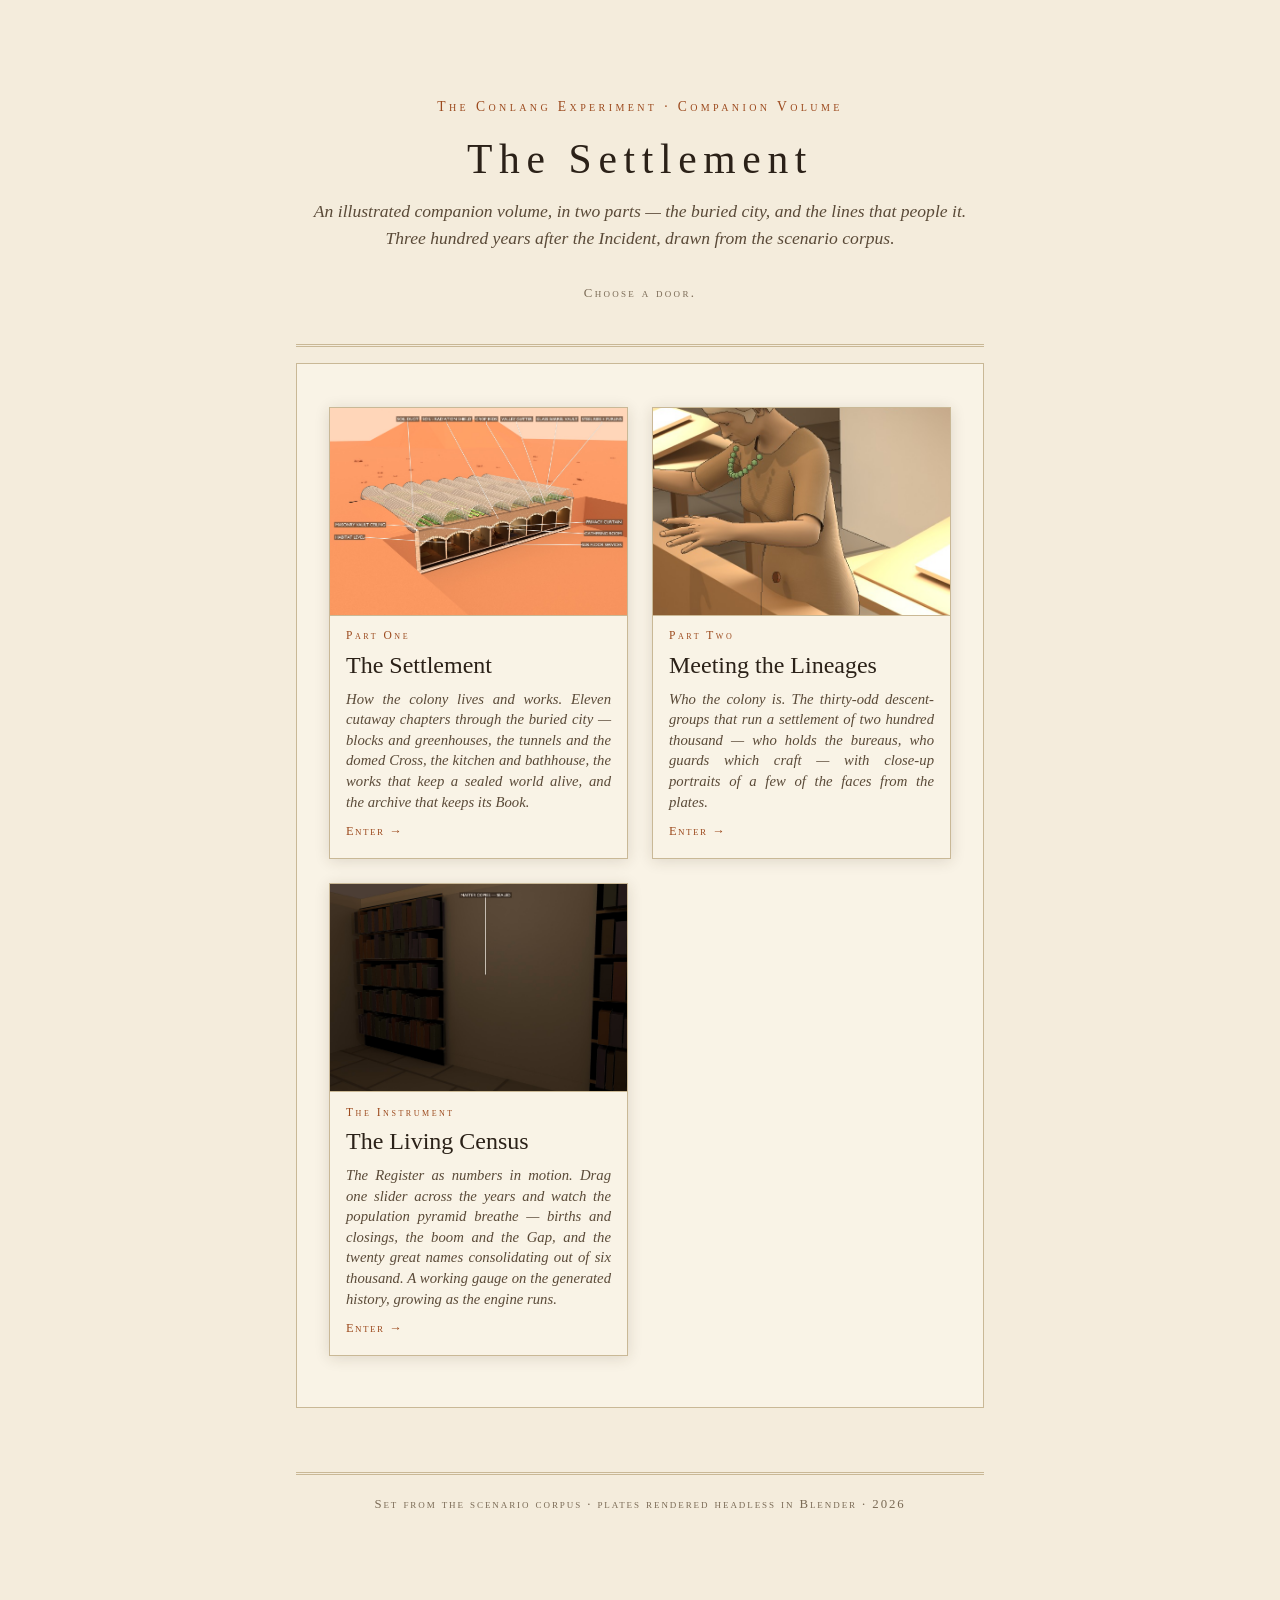
<file: index.html>
<!DOCTYPE html>
<html lang="en">
<head>
<meta charset="utf-8">
<meta name="viewport" content="width=device-width, initial-scale=1">
<title>The Settlement</title>
<link rel="stylesheet" href="style.css">
</head>
<body>
<div class="book">
<header class="titlepage cover">
  <div class="series">The Conlang Experiment · Companion Volume</div>
  <h1>The Settlement</h1>
  <div class="subtitle">An illustrated companion volume, in two parts — the buried city, and the lines that people it. Three hundred years after the Incident, drawn from the scenario corpus.</div>
  <div class="imprint">Choose a door.</div>
</header>
<nav class="toc">
  <div class="contents-grid landing-grid">
    <a class="chapter-card" href="settlement.html">
      <img class="card-img" src="plates/plate01_block.jpg" alt="The Settlement">
      <div class="card-body"><div class="card-chno">Part One</div>
      <div class="card-title">The Settlement</div>
      <p class="card-teaser">How the colony lives and works. Eleven cutaway chapters through the buried city — blocks and greenhouses, the tunnels and the domed Cross, the kitchen and bathhouse, the works that keep a sealed world alive, and the archive that keeps its Book.</p><span class="card-explore">Enter &rarr;</span></div>
    </a>
    <a class="chapter-card" href="lineages.html">
      <img class="card-img" src="plates/port_clarke.jpg" alt="Meeting the Lineages">
      <div class="card-body"><div class="card-chno">Part Two</div>
      <div class="card-title">Meeting the Lineages</div>
      <p class="card-teaser">Who the colony is. The thirty-odd descent-groups that run a settlement of two hundred thousand — who holds the bureaus, who guards which craft — with close-up portraits of a few of the faces from the plates.</p><span class="card-explore">Enter &rarr;</span></div>
    </a>
    <a class="chapter-card" href="demographics.html">
      <img class="card-img" src="plates/plate_register_vault.jpg" alt="The Living Census">
      <div class="card-body"><div class="card-chno">The Instrument</div>
      <div class="card-title">The Living Census</div>
      <p class="card-teaser">The Register as numbers in motion. Drag one slider across the years and watch the population pyramid breathe — births and closings, the boom and the Gap, and the twenty great names consolidating out of six thousand. A working gauge on the generated history, growing as the engine runs.</p><span class="card-explore">Enter &rarr;</span></div>
    </a>
  </div>
</nav>
<footer class="colophon">Set from the scenario corpus · plates rendered headless in Blender · 2026</footer>

</div>
</body>
</html>
</file>
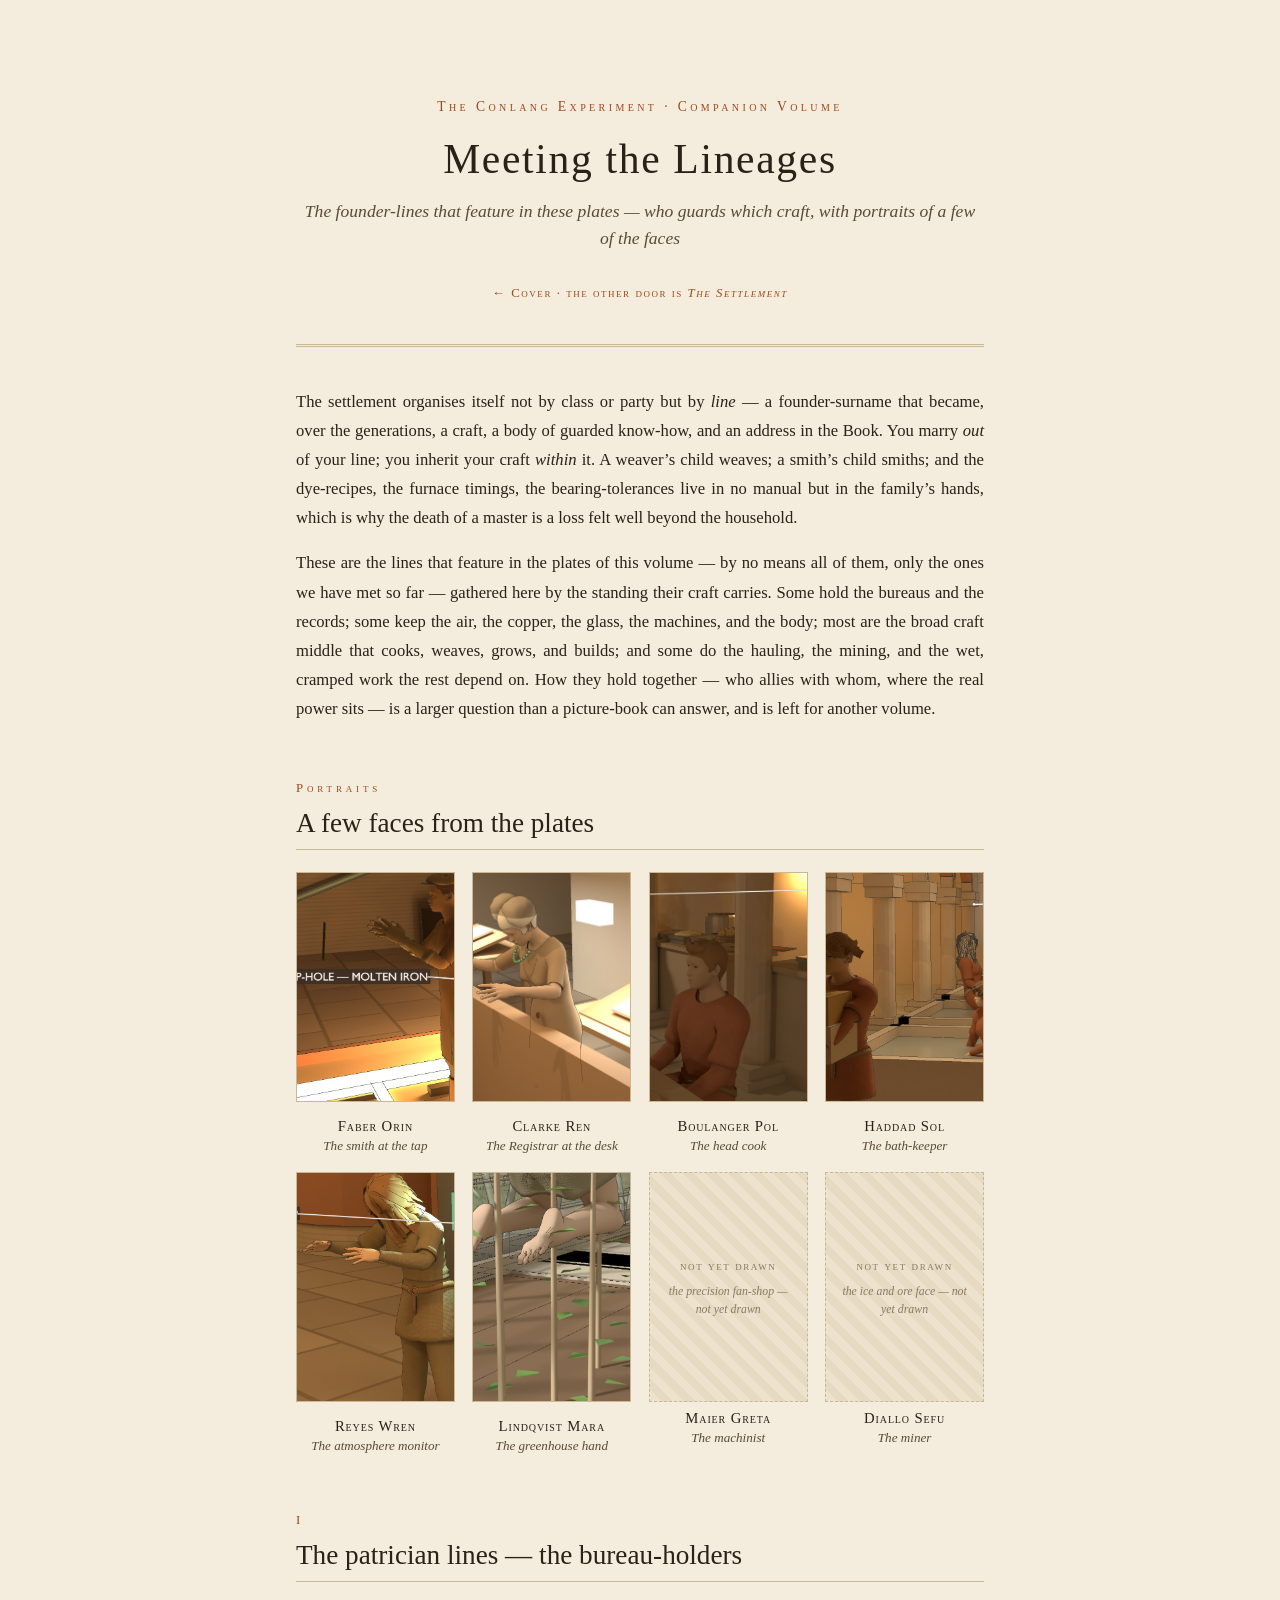
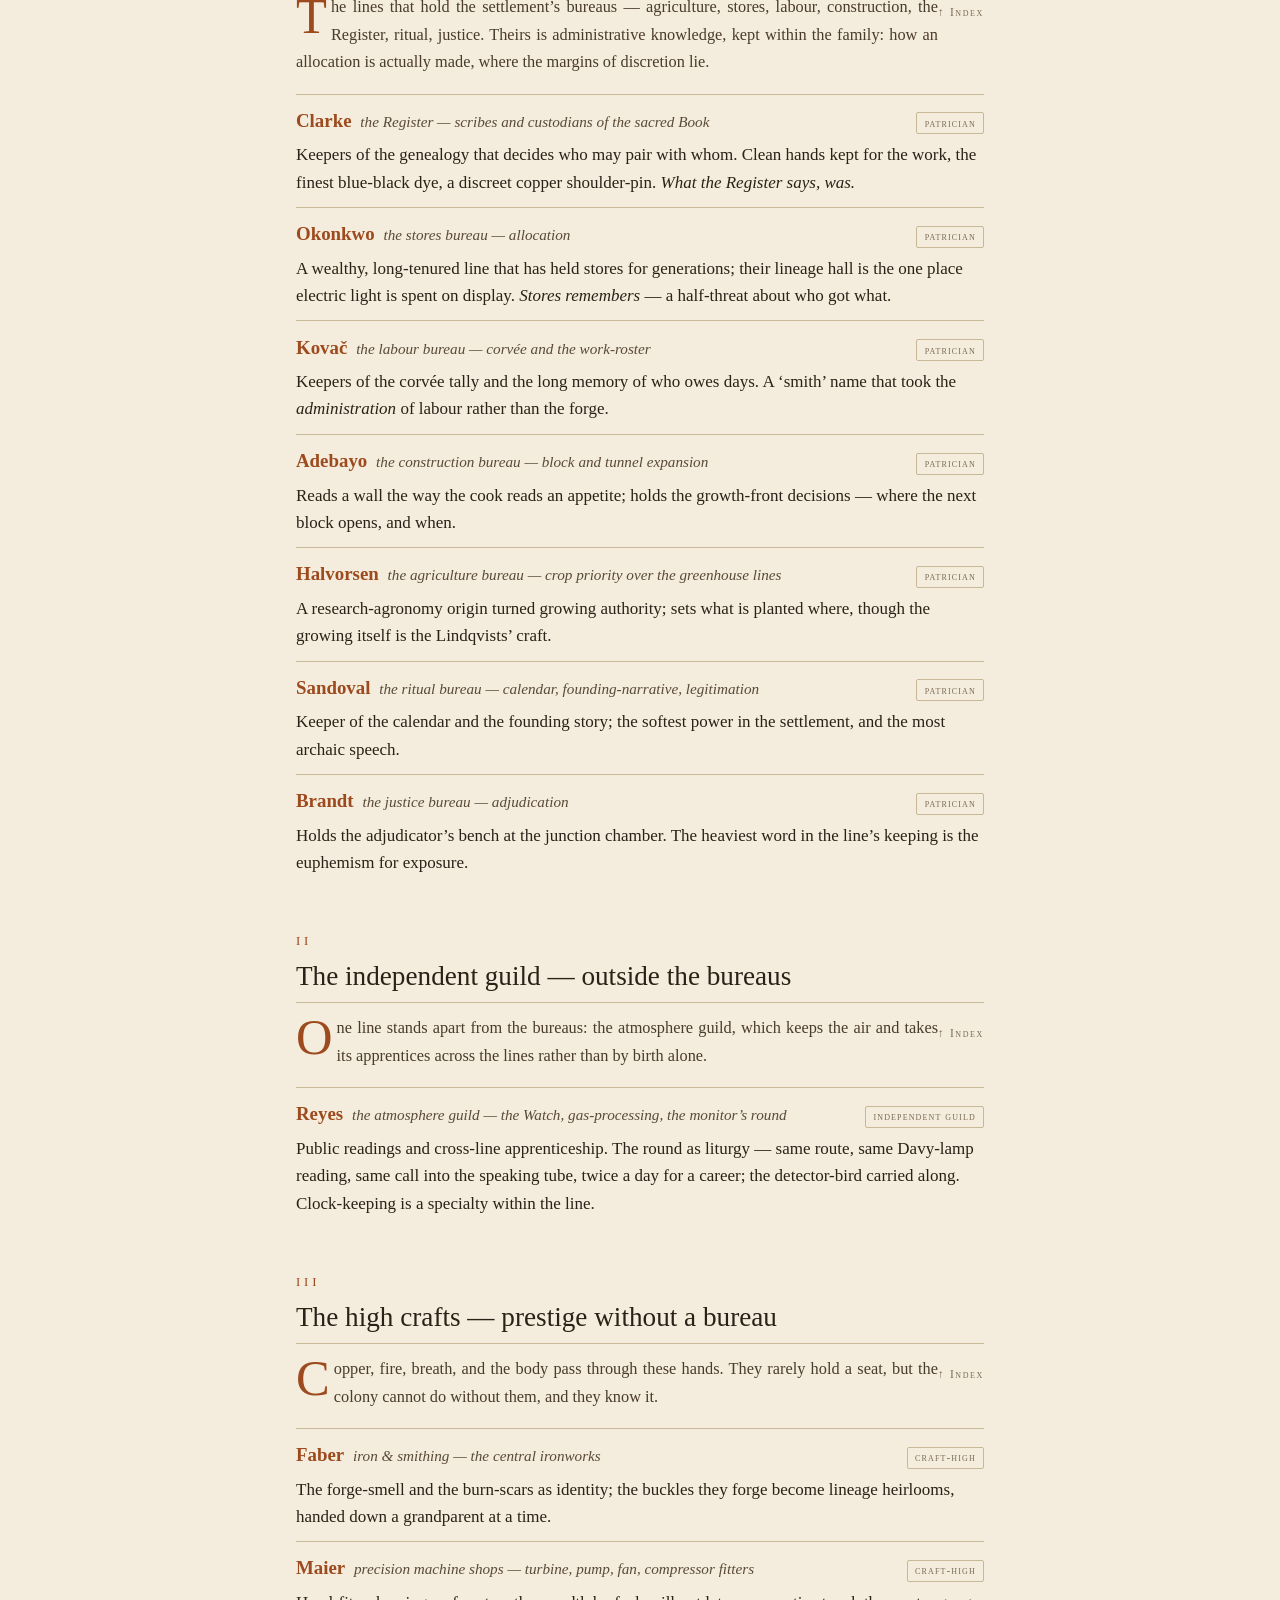
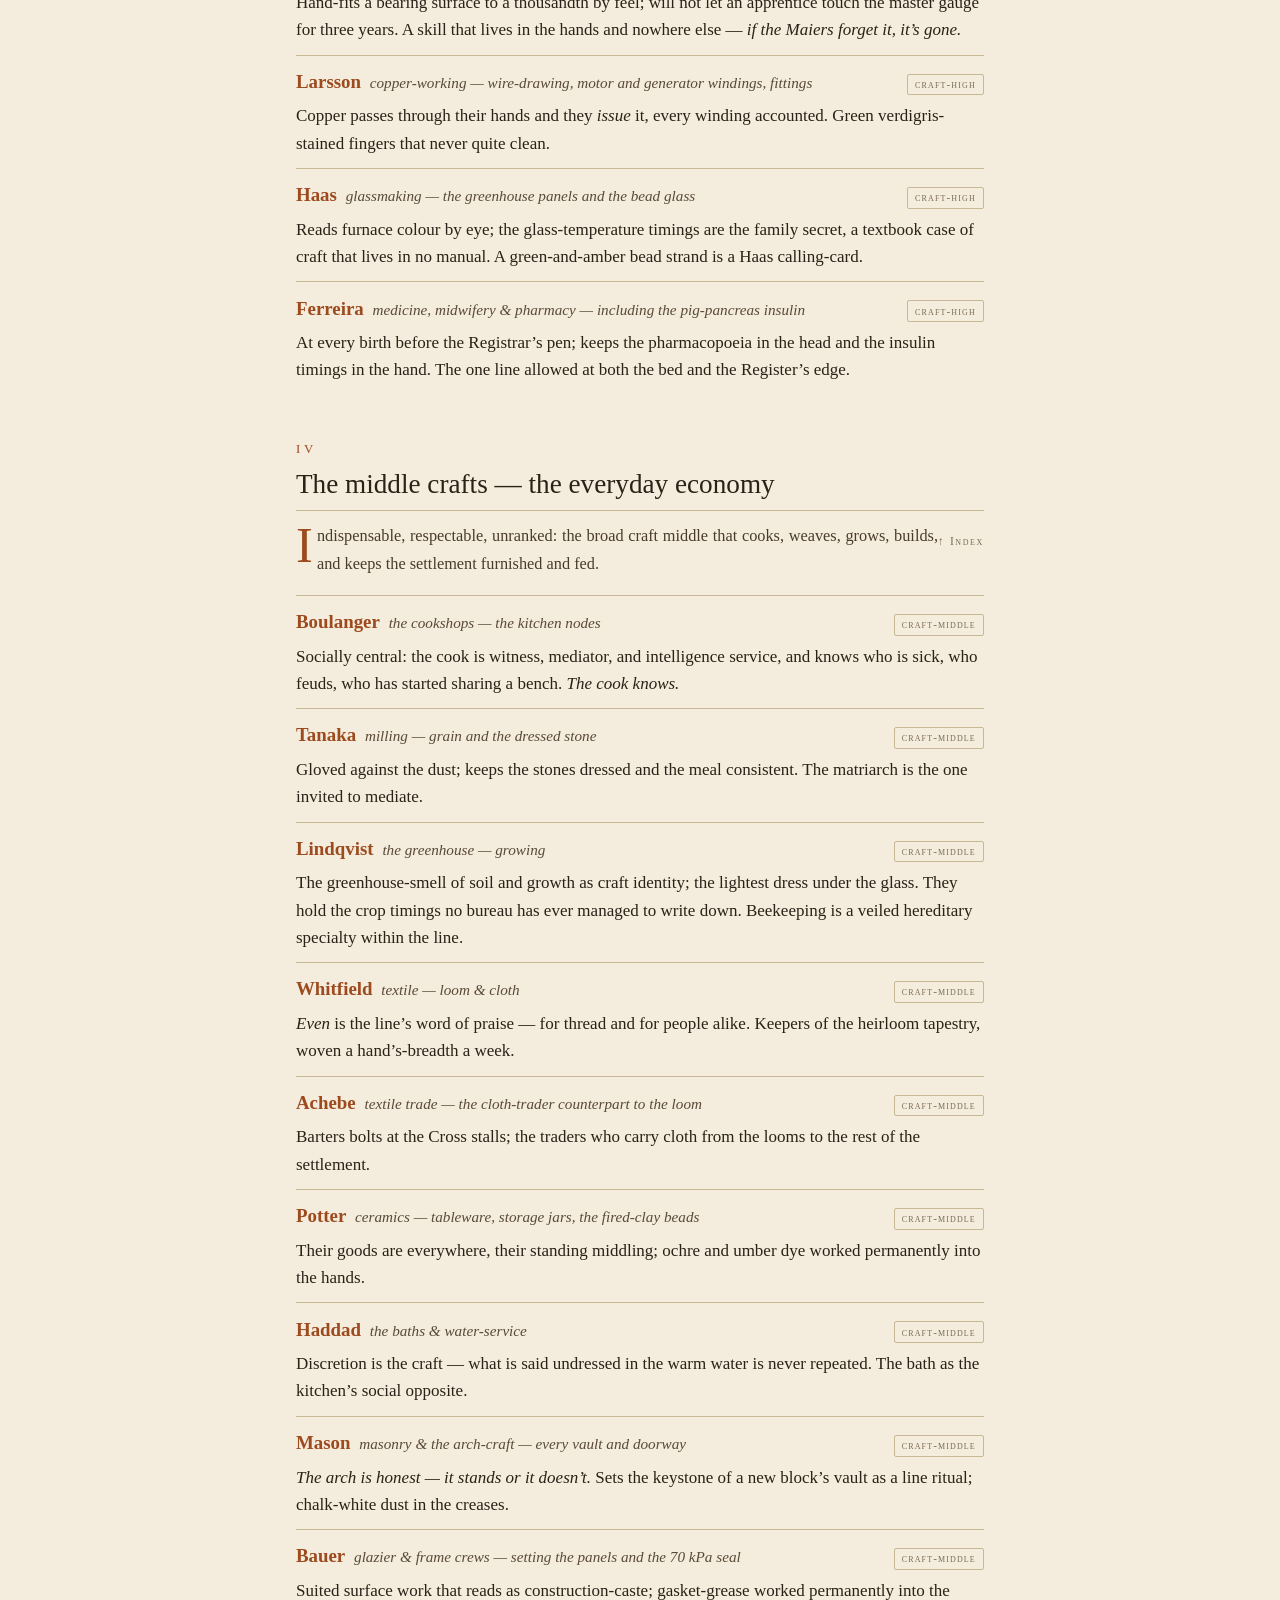
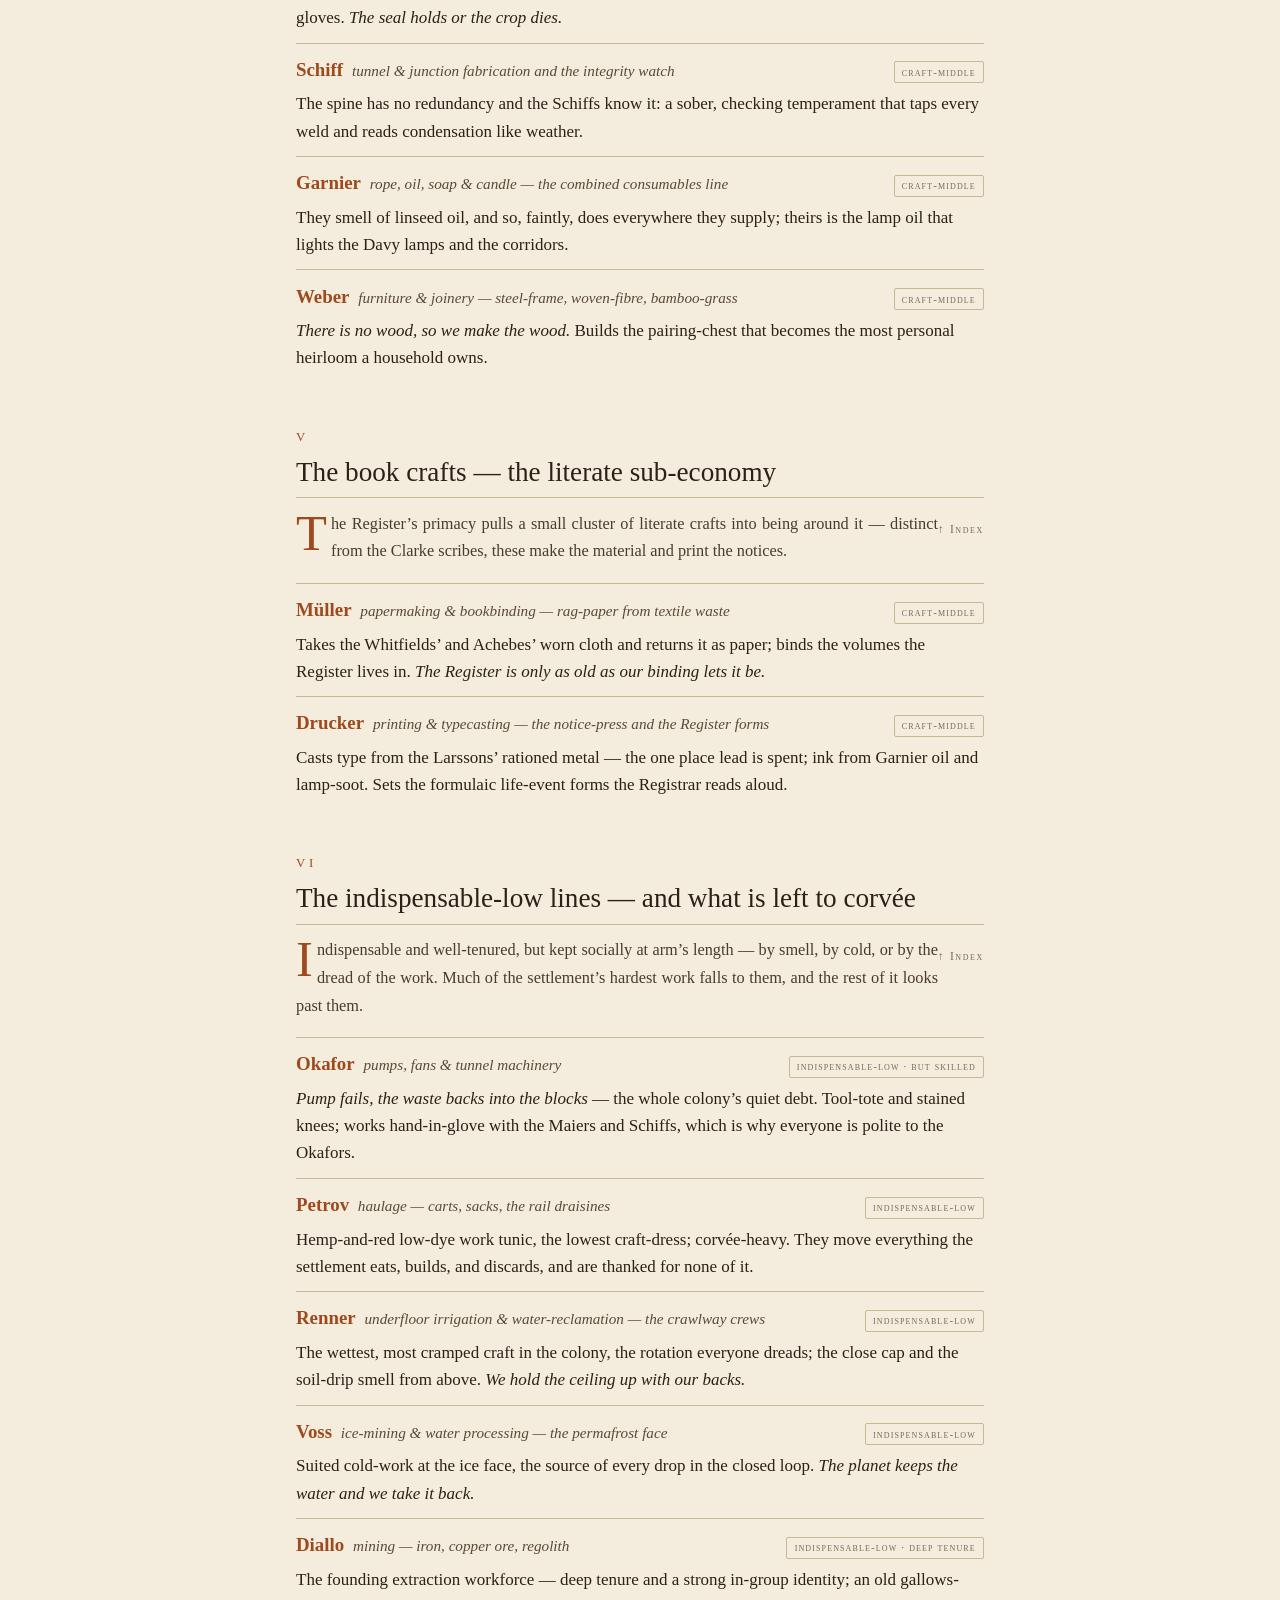
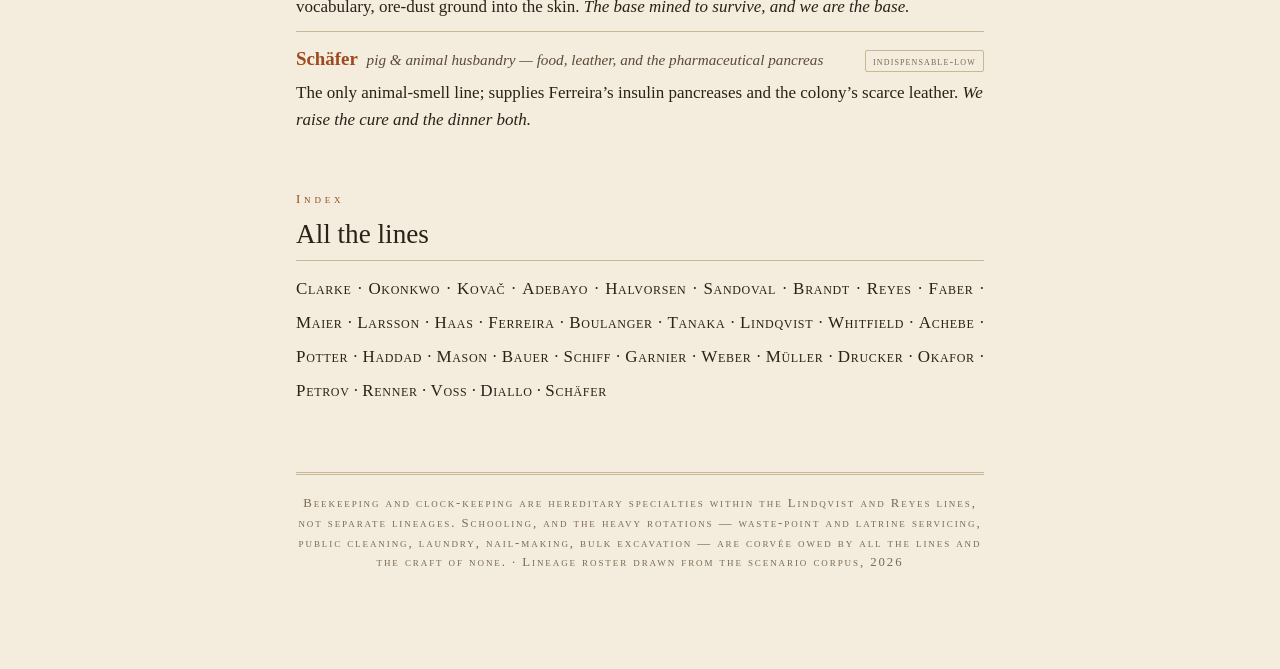
<file: lineages.html>
<!DOCTYPE html>
<html lang="en">
<head>
<meta charset="utf-8">
<meta name="viewport" content="width=device-width, initial-scale=1">
<title>Meeting the Lineages</title>
<link rel="stylesheet" href="style.css">
</head>
<body>
<div class="book">
<header class="titlepage">
  <div class="series">The Conlang Experiment · Companion Volume</div>
  <h1>Meeting the Lineages</h1>
  <div class="subtitle">The founder-lines that feature in these plates — who guards which craft, with portraits of a few of the faces</div>
  <div class="imprint"><a class="backtop-inline" href="index.html">&larr; Cover · the other door is <em>The Settlement</em></a></div>
</header>
<div class="lin-intro"><p>The settlement organises itself not by class or party but by <em>line</em> — a
founder-surname that became, over the generations, a craft, a body of guarded
know-how, and an address in the Book. You marry <em>out</em> of your line; you inherit
your craft <em>within</em> it. A weaver&rsquo;s child weaves; a smith&rsquo;s child smiths; and the
dye-recipes, the furnace timings, the bearing-tolerances live in no manual but in
the family&rsquo;s hands, which is why the death of a master is a loss felt well beyond
the household.</p>
<p>These are the lines that feature in the plates of this volume — by no means all of
them, only the ones we have met so far — gathered here by the standing their craft
carries. Some hold the bureaus and the records; some keep the air, the copper, the
glass, the machines, and the body; most are the broad craft middle that cooks,
weaves, grows, and builds; and some do the hauling, the mining, and the wet,
cramped work the rest depend on. How they hold together — who allies with whom,
where the real power sits — is a larger question than a picture-book can answer,
and is left for another volume.</p></div>
<h2 class="chapter" id="featured"><span class="chno">Portraits</span>
A few faces from the plates</h2>
<div class="portrait-grid">
  <figure class="portrait">
    <img src="plates/port_faber.jpg" alt="Faber Orin">
    <figcaption><span class="pname">Faber Orin</span>The smith at the tap</figcaption>
  </figure>
  <figure class="portrait">
    <img src="plates/port_clarke.jpg" alt="Clarke Ren">
    <figcaption><span class="pname">Clarke Ren</span>The Registrar at the desk</figcaption>
  </figure>
  <figure class="portrait">
    <img src="plates/port_boulanger.jpg" alt="Boulanger Pol">
    <figcaption><span class="pname">Boulanger Pol</span>The head cook</figcaption>
  </figure>
  <figure class="portrait">
    <img src="plates/port_haddad.jpg" alt="Haddad Sol">
    <figcaption><span class="pname">Haddad Sol</span>The bath-keeper</figcaption>
  </figure>
  <figure class="portrait">
    <img src="plates/port_reyes.jpg" alt="Reyes Wren">
    <figcaption><span class="pname">Reyes Wren</span>The atmosphere monitor</figcaption>
  </figure>
  <figure class="portrait">
    <img src="plates/port_lindqvist.jpg" alt="Lindqvist Mara">
    <figcaption><span class="pname">Lindqvist Mara</span>The greenhouse hand</figcaption>
  </figure>
  <figure class="portrait">
    <div class="portrait-pending">not yet drawn<span>the precision fan-shop — not yet drawn</span></div>
    <figcaption><span class="pname">Maier Greta</span>The machinist</figcaption>
  </figure>
  <figure class="portrait">
    <div class="portrait-pending">not yet drawn<span>the ice and ore face — not yet drawn</span></div>
    <figcaption><span class="pname">Diallo Sefu</span>The miner</figcaption>
  </figure>
</div>
<h2 class="chapter" id="patrician"><span class="chno">I</span>
The patrician lines — the bureau-holders</h2>
<a class="backtop" href="#contents-lin">&uarr; Index</a>
<p class="lede">The lines that hold the settlement&rsquo;s bureaus — agriculture, stores, labour, construction, the Register, ritual, justice. Theirs is administrative knowledge, kept within the family: how an allocation is actually made, where the margins of discretion lie.</p>
<dl class="lineages">
  <dt><span class="lin-name">Clarke</span>
  <span class="lin-craft">the Register — scribes and custodians of the sacred Book</span><span class="lin-standing">patrician</span></dt>
  <dd>Keepers of the genealogy that decides who may pair with whom. Clean hands kept for the work, the finest blue-black dye, a discreet copper shoulder-pin. <em>What the Register says, was.</em></dd>
  <dt><span class="lin-name">Okonkwo</span>
  <span class="lin-craft">the stores bureau — allocation</span><span class="lin-standing">patrician</span></dt>
  <dd>A wealthy, long-tenured line that has held stores for generations; their lineage hall is the one place electric light is spent on display. <em>Stores remembers</em> — a half-threat about who got what.</dd>
  <dt><span class="lin-name">Kovač</span>
  <span class="lin-craft">the labour bureau — corvée and the work-roster</span><span class="lin-standing">patrician</span></dt>
  <dd>Keepers of the corvée tally and the long memory of who owes days. A &lsquo;smith&rsquo; name that took the <em>administration</em> of labour rather than the forge.</dd>
  <dt><span class="lin-name">Adebayo</span>
  <span class="lin-craft">the construction bureau — block and tunnel expansion</span><span class="lin-standing">patrician</span></dt>
  <dd>Reads a wall the way the cook reads an appetite; holds the growth-front decisions — where the next block opens, and when.</dd>
  <dt><span class="lin-name">Halvorsen</span>
  <span class="lin-craft">the agriculture bureau — crop priority over the greenhouse lines</span><span class="lin-standing">patrician</span></dt>
  <dd>A research-agronomy origin turned growing authority; sets what is planted where, though the growing itself is the Lindqvists&rsquo; craft.</dd>
  <dt><span class="lin-name">Sandoval</span>
  <span class="lin-craft">the ritual bureau — calendar, founding-narrative, legitimation</span><span class="lin-standing">patrician</span></dt>
  <dd>Keeper of the calendar and the founding story; the softest power in the settlement, and the most archaic speech.</dd>
  <dt><span class="lin-name">Brandt</span>
  <span class="lin-craft">the justice bureau — adjudication</span><span class="lin-standing">patrician</span></dt>
  <dd>Holds the adjudicator&rsquo;s bench at the junction chamber. The heaviest word in the line&rsquo;s keeping is the euphemism for exposure.</dd>
</dl>
<h2 class="chapter" id="guild"><span class="chno">II</span>
The independent guild — outside the bureaus</h2>
<a class="backtop" href="#contents-lin">&uarr; Index</a>
<p class="lede">One line stands apart from the bureaus: the atmosphere guild, which keeps the air and takes its apprentices across the lines rather than by birth alone.</p>
<dl class="lineages">
  <dt><span class="lin-name">Reyes</span>
  <span class="lin-craft">the atmosphere guild — the Watch, gas-processing, the monitor&rsquo;s round</span><span class="lin-standing">independent guild</span></dt>
  <dd>Public readings and cross-line apprenticeship. The round as liturgy — same route, same Davy-lamp reading, same call into the speaking tube, twice a day for a career; the detector-bird carried along. Clock-keeping is a specialty within the line.</dd>
</dl>
<h2 class="chapter" id="high"><span class="chno">III</span>
The high crafts — prestige without a bureau</h2>
<a class="backtop" href="#contents-lin">&uarr; Index</a>
<p class="lede">Copper, fire, breath, and the body pass through these hands. They rarely hold a seat, but the colony cannot do without them, and they know it.</p>
<dl class="lineages">
  <dt><span class="lin-name">Faber</span>
  <span class="lin-craft">iron &amp; smithing — the central ironworks</span><span class="lin-standing">craft-high</span></dt>
  <dd>The forge-smell and the burn-scars as identity; the buckles they forge become lineage heirlooms, handed down a grandparent at a time.</dd>
  <dt><span class="lin-name">Maier</span>
  <span class="lin-craft">precision machine shops — turbine, pump, fan, compressor fitters</span><span class="lin-standing">craft-high</span></dt>
  <dd>Hand-fits a bearing surface to a thousandth by feel; will not let an apprentice touch the master gauge for three years. A skill that lives in the hands and nowhere else — <em>if the Maiers forget it, it&rsquo;s gone.</em></dd>
  <dt><span class="lin-name">Larsson</span>
  <span class="lin-craft">copper-working — wire-drawing, motor and generator windings, fittings</span><span class="lin-standing">craft-high</span></dt>
  <dd>Copper passes through their hands and they <em>issue</em> it, every winding accounted. Green verdigris-stained fingers that never quite clean.</dd>
  <dt><span class="lin-name">Haas</span>
  <span class="lin-craft">glassmaking — the greenhouse panels and the bead glass</span><span class="lin-standing">craft-high</span></dt>
  <dd>Reads furnace colour by eye; the glass-temperature timings are the family secret, a textbook case of craft that lives in no manual. A green-and-amber bead strand is a Haas calling-card.</dd>
  <dt><span class="lin-name">Ferreira</span>
  <span class="lin-craft">medicine, midwifery &amp; pharmacy — including the pig-pancreas insulin</span><span class="lin-standing">craft-high</span></dt>
  <dd>At every birth before the Registrar&rsquo;s pen; keeps the pharmacopoeia in the head and the insulin timings in the hand. The one line allowed at both the bed and the Register&rsquo;s edge.</dd>
</dl>
<h2 class="chapter" id="middle"><span class="chno">IV</span>
The middle crafts — the everyday economy</h2>
<a class="backtop" href="#contents-lin">&uarr; Index</a>
<p class="lede">Indispensable, respectable, unranked: the broad craft middle that cooks, weaves, grows, builds, and keeps the settlement furnished and fed.</p>
<dl class="lineages">
  <dt><span class="lin-name">Boulanger</span>
  <span class="lin-craft">the cookshops — the kitchen nodes</span><span class="lin-standing">craft-middle</span></dt>
  <dd>Socially central: the cook is witness, mediator, and intelligence service, and knows who is sick, who feuds, who has started sharing a bench. <em>The cook knows.</em></dd>
  <dt><span class="lin-name">Tanaka</span>
  <span class="lin-craft">milling — grain and the dressed stone</span><span class="lin-standing">craft-middle</span></dt>
  <dd>Gloved against the dust; keeps the stones dressed and the meal consistent. The matriarch is the one invited to mediate.</dd>
  <dt><span class="lin-name">Lindqvist</span>
  <span class="lin-craft">the greenhouse — growing</span><span class="lin-standing">craft-middle</span></dt>
  <dd>The greenhouse-smell of soil and growth as craft identity; the lightest dress under the glass. They hold the crop timings no bureau has ever managed to write down. Beekeeping is a veiled hereditary specialty within the line.</dd>
  <dt><span class="lin-name">Whitfield</span>
  <span class="lin-craft">textile — loom &amp; cloth</span><span class="lin-standing">craft-middle</span></dt>
  <dd><em>Even</em> is the line&rsquo;s word of praise — for thread and for people alike. Keepers of the heirloom tapestry, woven a hand&rsquo;s-breadth a week.</dd>
  <dt><span class="lin-name">Achebe</span>
  <span class="lin-craft">textile trade — the cloth-trader counterpart to the loom</span><span class="lin-standing">craft-middle</span></dt>
  <dd>Barters bolts at the Cross stalls; the traders who carry cloth from the looms to the rest of the settlement.</dd>
  <dt><span class="lin-name">Potter</span>
  <span class="lin-craft">ceramics — tableware, storage jars, the fired-clay beads</span><span class="lin-standing">craft-middle</span></dt>
  <dd>Their goods are everywhere, their standing middling; ochre and umber dye worked permanently into the hands.</dd>
  <dt><span class="lin-name">Haddad</span>
  <span class="lin-craft">the baths &amp; water-service</span><span class="lin-standing">craft-middle</span></dt>
  <dd>Discretion is the craft — what is said undressed in the warm water is never repeated. The bath as the kitchen&rsquo;s social opposite.</dd>
  <dt><span class="lin-name">Mason</span>
  <span class="lin-craft">masonry &amp; the arch-craft — every vault and doorway</span><span class="lin-standing">craft-middle</span></dt>
  <dd><em>The arch is honest — it stands or it doesn&rsquo;t.</em> Sets the keystone of a new block&rsquo;s vault as a line ritual; chalk-white dust in the creases.</dd>
  <dt><span class="lin-name">Bauer</span>
  <span class="lin-craft">glazier &amp; frame crews — setting the panels and the 70 kPa seal</span><span class="lin-standing">craft-middle</span></dt>
  <dd>Suited surface work that reads as construction-caste; gasket-grease worked permanently into the gloves. <em>The seal holds or the crop dies.</em></dd>
  <dt><span class="lin-name">Schiff</span>
  <span class="lin-craft">tunnel &amp; junction fabrication and the integrity watch</span><span class="lin-standing">craft-middle</span></dt>
  <dd>The spine has no redundancy and the Schiffs know it: a sober, checking temperament that taps every weld and reads condensation like weather.</dd>
  <dt><span class="lin-name">Garnier</span>
  <span class="lin-craft">rope, oil, soap &amp; candle — the combined consumables line</span><span class="lin-standing">craft-middle</span></dt>
  <dd>They smell of linseed oil, and so, faintly, does everywhere they supply; theirs is the lamp oil that lights the Davy lamps and the corridors.</dd>
  <dt><span class="lin-name">Weber</span>
  <span class="lin-craft">furniture &amp; joinery — steel-frame, woven-fibre, bamboo-grass</span><span class="lin-standing">craft-middle</span></dt>
  <dd><em>There is no wood, so we make the wood.</em> Builds the pairing-chest that becomes the most personal heirloom a household owns.</dd>
</dl>
<h2 class="chapter" id="book"><span class="chno">V</span>
The book crafts — the literate sub-economy</h2>
<a class="backtop" href="#contents-lin">&uarr; Index</a>
<p class="lede">The Register&rsquo;s primacy pulls a small cluster of literate crafts into being around it — distinct from the Clarke scribes, these make the material and print the notices.</p>
<dl class="lineages">
  <dt><span class="lin-name">Müller</span>
  <span class="lin-craft">papermaking &amp; bookbinding — rag-paper from textile waste</span><span class="lin-standing">craft-middle</span></dt>
  <dd>Takes the Whitfields&rsquo; and Achebes&rsquo; worn cloth and returns it as paper; binds the volumes the Register lives in. <em>The Register is only as old as our binding lets it be.</em></dd>
  <dt><span class="lin-name">Drucker</span>
  <span class="lin-craft">printing &amp; typecasting — the notice-press and the Register forms</span><span class="lin-standing">craft-middle</span></dt>
  <dd>Casts type from the Larssons&rsquo; rationed metal — the one place lead is spent; ink from Garnier oil and lamp-soot. Sets the formulaic life-event forms the Registrar reads aloud.</dd>
</dl>
<h2 class="chapter" id="low"><span class="chno">VI</span>
The indispensable-low lines — and what is left to corvée</h2>
<a class="backtop" href="#contents-lin">&uarr; Index</a>
<p class="lede">Indispensable and well-tenured, but kept socially at arm&rsquo;s length — by smell, by cold, or by the dread of the work. Much of the settlement&rsquo;s hardest work falls to them, and the rest of it looks past them.</p>
<dl class="lineages">
  <dt><span class="lin-name">Okafor</span>
  <span class="lin-craft">pumps, fans &amp; tunnel machinery</span><span class="lin-standing">indispensable-low · but skilled</span></dt>
  <dd><em>Pump fails, the waste backs into the blocks</em> — the whole colony&rsquo;s quiet debt. Tool-tote and stained knees; works hand-in-glove with the Maiers and Schiffs, which is why everyone is polite to the Okafors.</dd>
  <dt><span class="lin-name">Petrov</span>
  <span class="lin-craft">haulage — carts, sacks, the rail draisines</span><span class="lin-standing">indispensable-low</span></dt>
  <dd>Hemp-and-red low-dye work tunic, the lowest craft-dress; corvée-heavy. They move everything the settlement eats, builds, and discards, and are thanked for none of it.</dd>
  <dt><span class="lin-name">Renner</span>
  <span class="lin-craft">underfloor irrigation &amp; water-reclamation — the crawlway crews</span><span class="lin-standing">indispensable-low</span></dt>
  <dd>The wettest, most cramped craft in the colony, the rotation everyone dreads; the close cap and the soil-drip smell from above. <em>We hold the ceiling up with our backs.</em></dd>
  <dt><span class="lin-name">Voss</span>
  <span class="lin-craft">ice-mining &amp; water processing — the permafrost face</span><span class="lin-standing">indispensable-low</span></dt>
  <dd>Suited cold-work at the ice face, the source of every drop in the closed loop. <em>The planet keeps the water and we take it back.</em></dd>
  <dt><span class="lin-name">Diallo</span>
  <span class="lin-craft">mining — iron, copper ore, regolith</span><span class="lin-standing">indispensable-low · deep tenure</span></dt>
  <dd>The founding extraction workforce — deep tenure and a strong in-group identity; an old gallows-vocabulary, ore-dust ground into the skin. <em>The base mined to survive, and we are the base.</em></dd>
  <dt><span class="lin-name">Schäfer</span>
  <span class="lin-craft">pig &amp; animal husbandry — food, leather, and the pharmaceutical pancreas</span><span class="lin-standing">indispensable-low</span></dt>
  <dd>The only animal-smell line; supplies Ferreira&rsquo;s insulin pancreases and the colony&rsquo;s scarce leather. <em>We raise the cure and the dinner both.</em></dd>
</dl>
<h2 class="chapter" id="contents-lin"><span class="chno">Index</span>
All the lines</h2>
<p class="lin-index"><a href="#patrician">Clarke</a> &middot; <a href="#patrician">Okonkwo</a> &middot; <a href="#patrician">Kovač</a> &middot; <a href="#patrician">Adebayo</a> &middot; <a href="#patrician">Halvorsen</a> &middot; <a href="#patrician">Sandoval</a> &middot; <a href="#patrician">Brandt</a> &middot; <a href="#guild">Reyes</a> &middot; <a href="#high">Faber</a> &middot; <a href="#high">Maier</a> &middot; <a href="#high">Larsson</a> &middot; <a href="#high">Haas</a> &middot; <a href="#high">Ferreira</a> &middot; <a href="#middle">Boulanger</a> &middot; <a href="#middle">Tanaka</a> &middot; <a href="#middle">Lindqvist</a> &middot; <a href="#middle">Whitfield</a> &middot; <a href="#middle">Achebe</a> &middot; <a href="#middle">Potter</a> &middot; <a href="#middle">Haddad</a> &middot; <a href="#middle">Mason</a> &middot; <a href="#middle">Bauer</a> &middot; <a href="#middle">Schiff</a> &middot; <a href="#middle">Garnier</a> &middot; <a href="#middle">Weber</a> &middot; <a href="#book">Müller</a> &middot; <a href="#book">Drucker</a> &middot; <a href="#low">Okafor</a> &middot; <a href="#low">Petrov</a> &middot; <a href="#low">Renner</a> &middot; <a href="#low">Voss</a> &middot; <a href="#low">Diallo</a> &middot; <a href="#low">Schäfer</a></p>
<footer class="colophon">Beekeeping and clock-keeping are hereditary specialties within the Lindqvist and Reyes lines, not separate lineages. Schooling, and the heavy rotations — waste-point and latrine servicing, public cleaning, laundry, nail-making, bulk excavation — are corvée owed by all the lines and the craft of none. · Lineage roster drawn from the scenario corpus, 2026</footer>

</div>
</body>
</html>
</file>
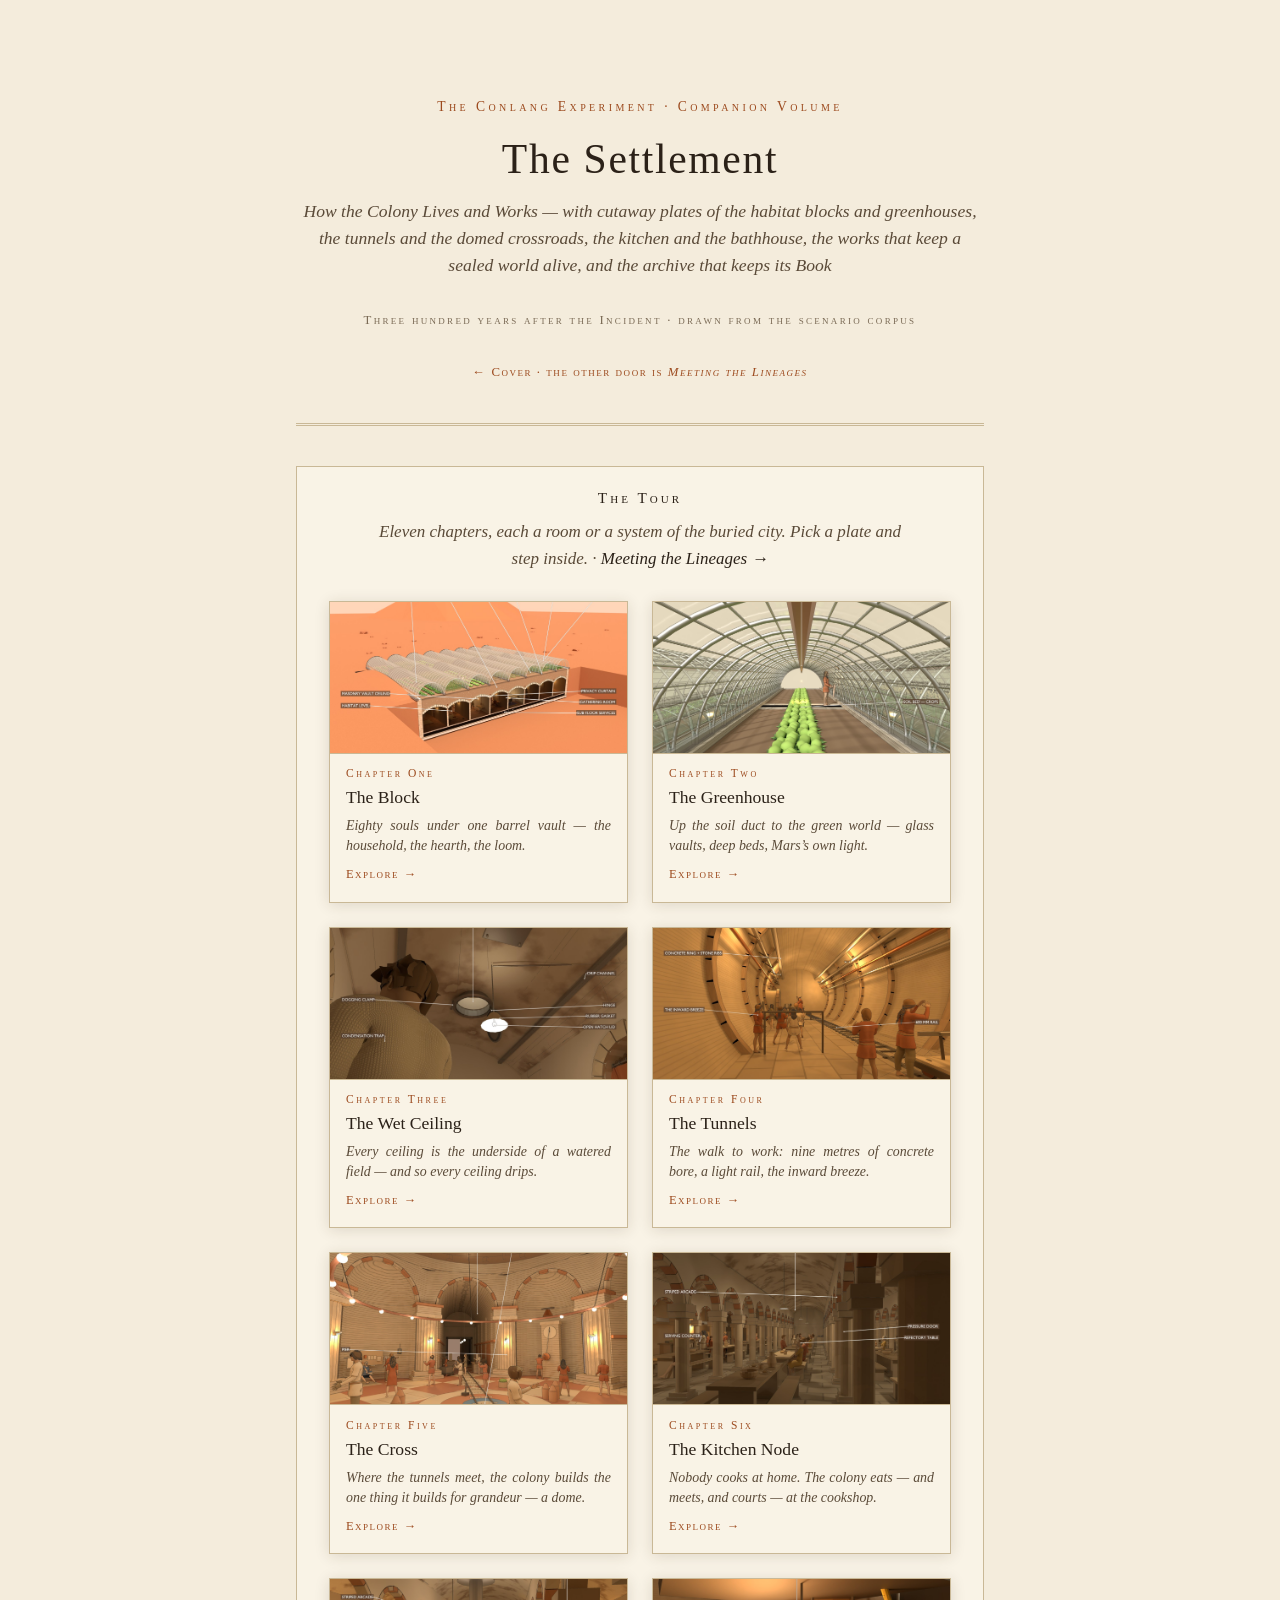
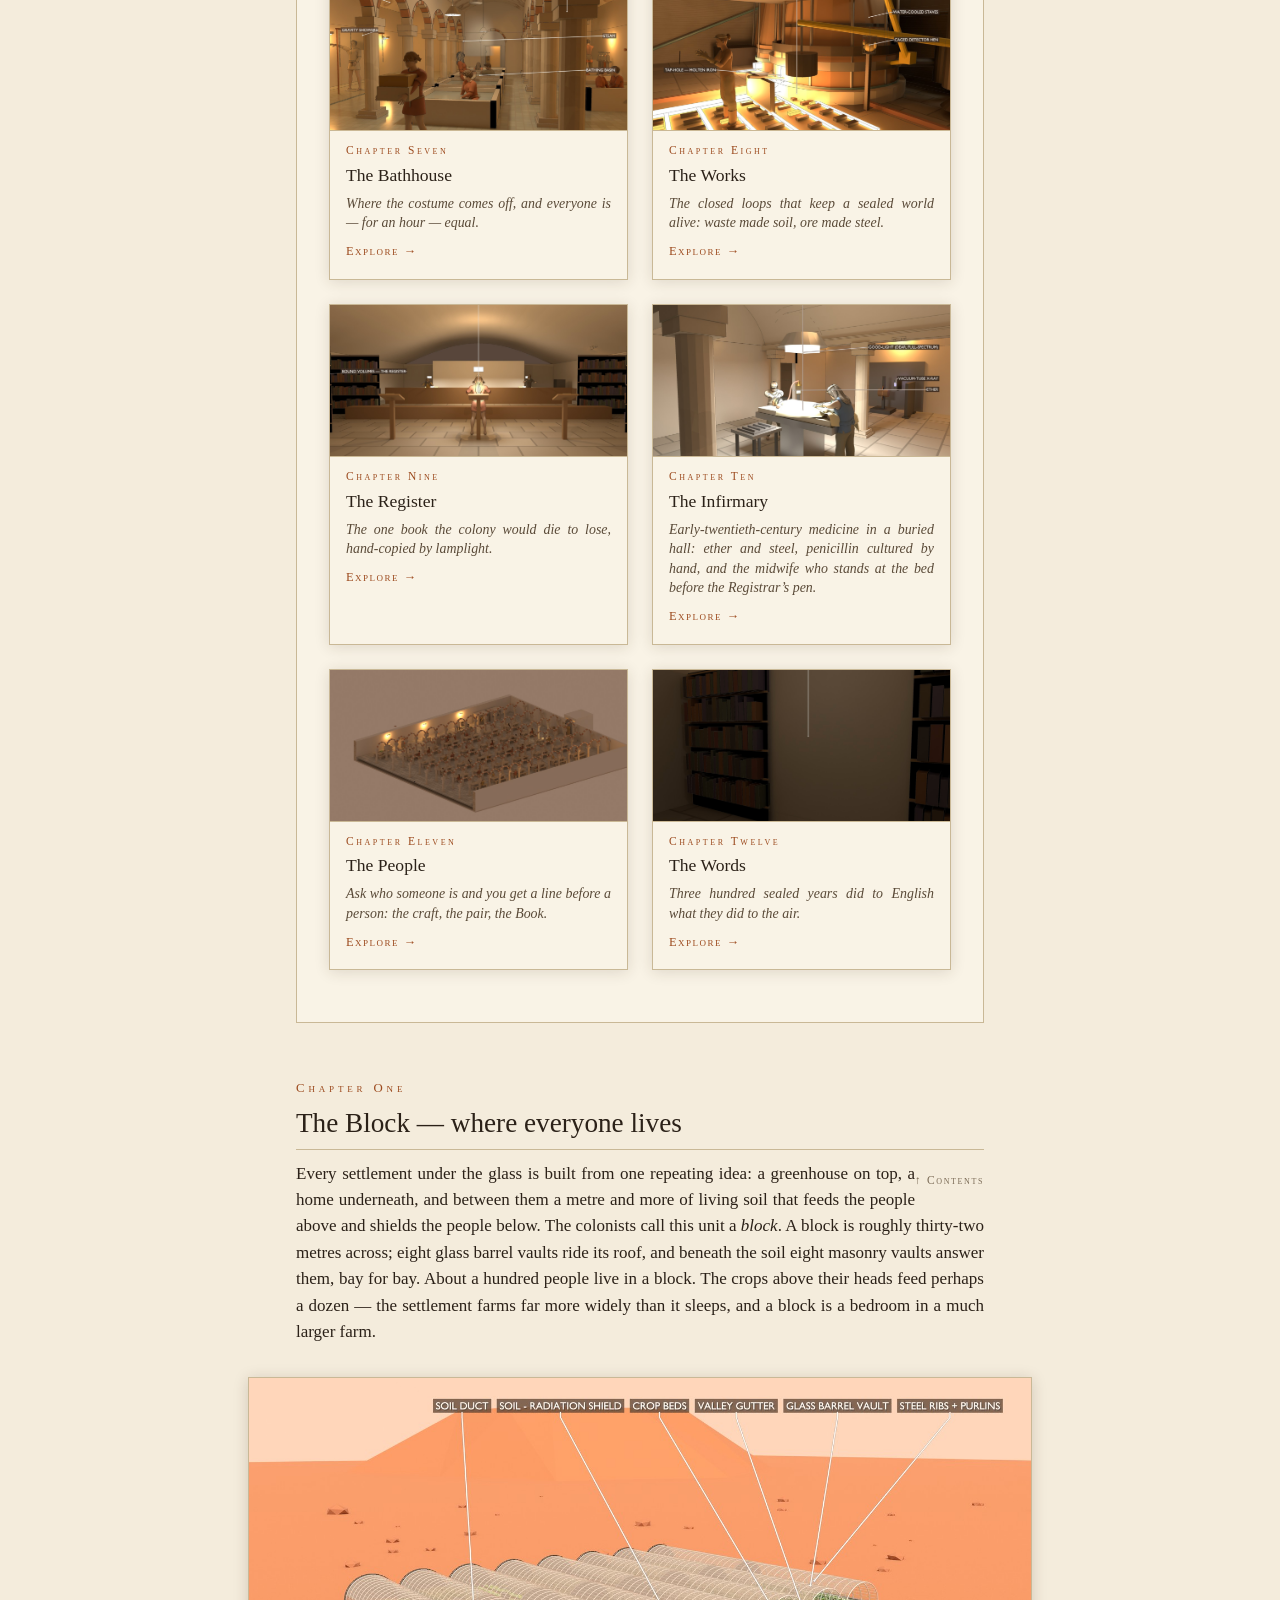
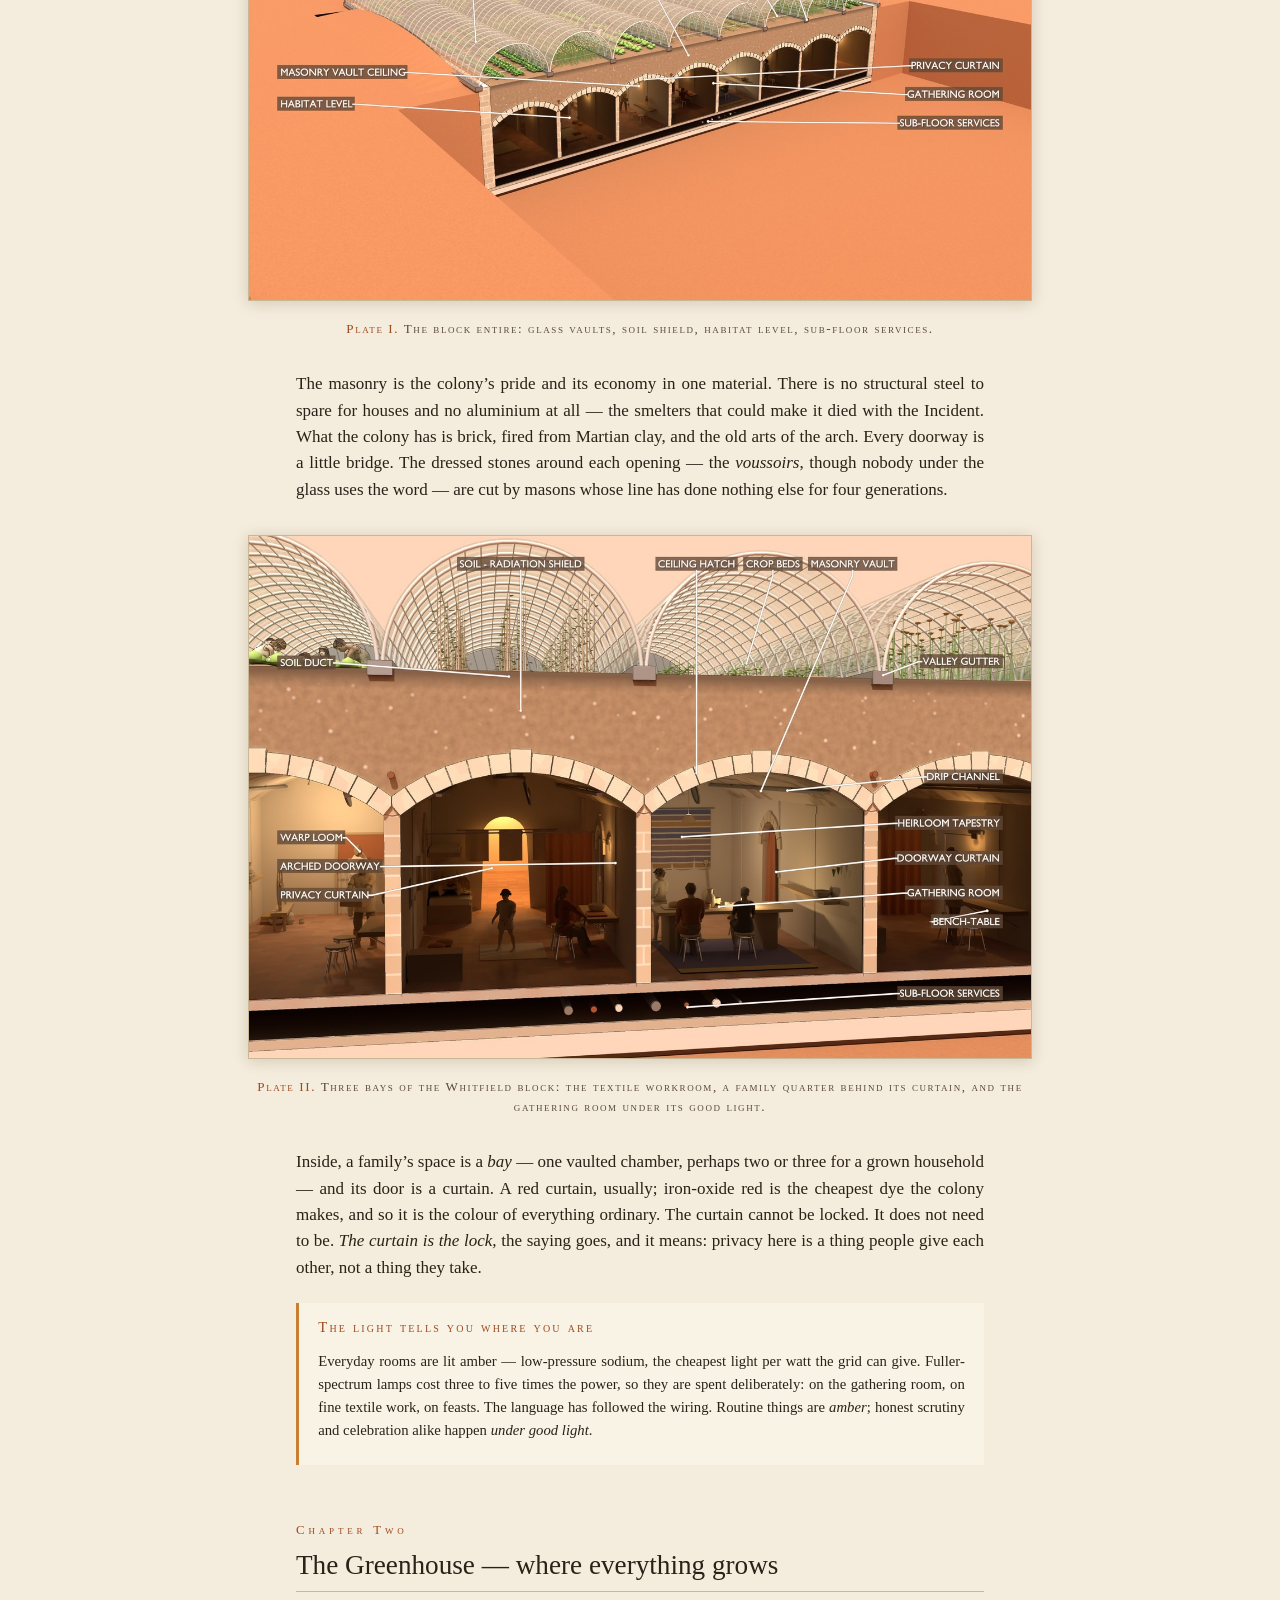
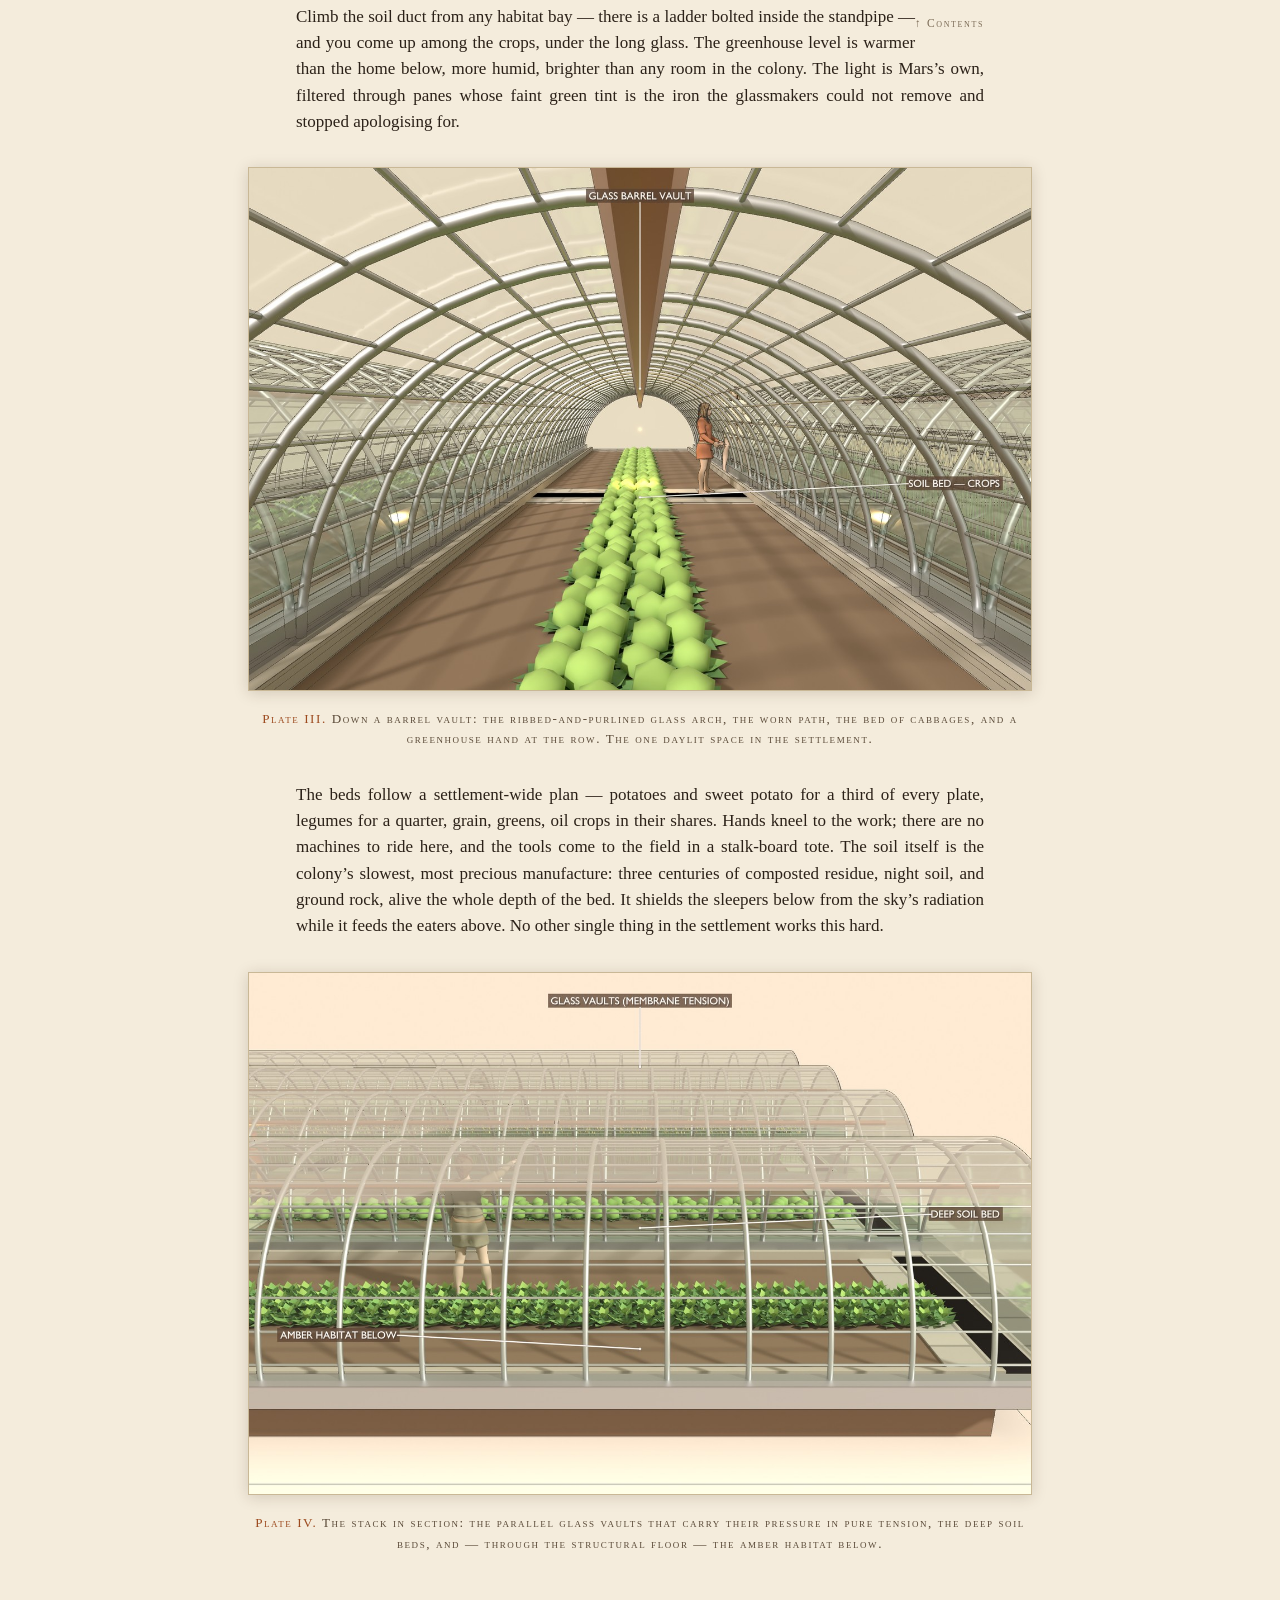
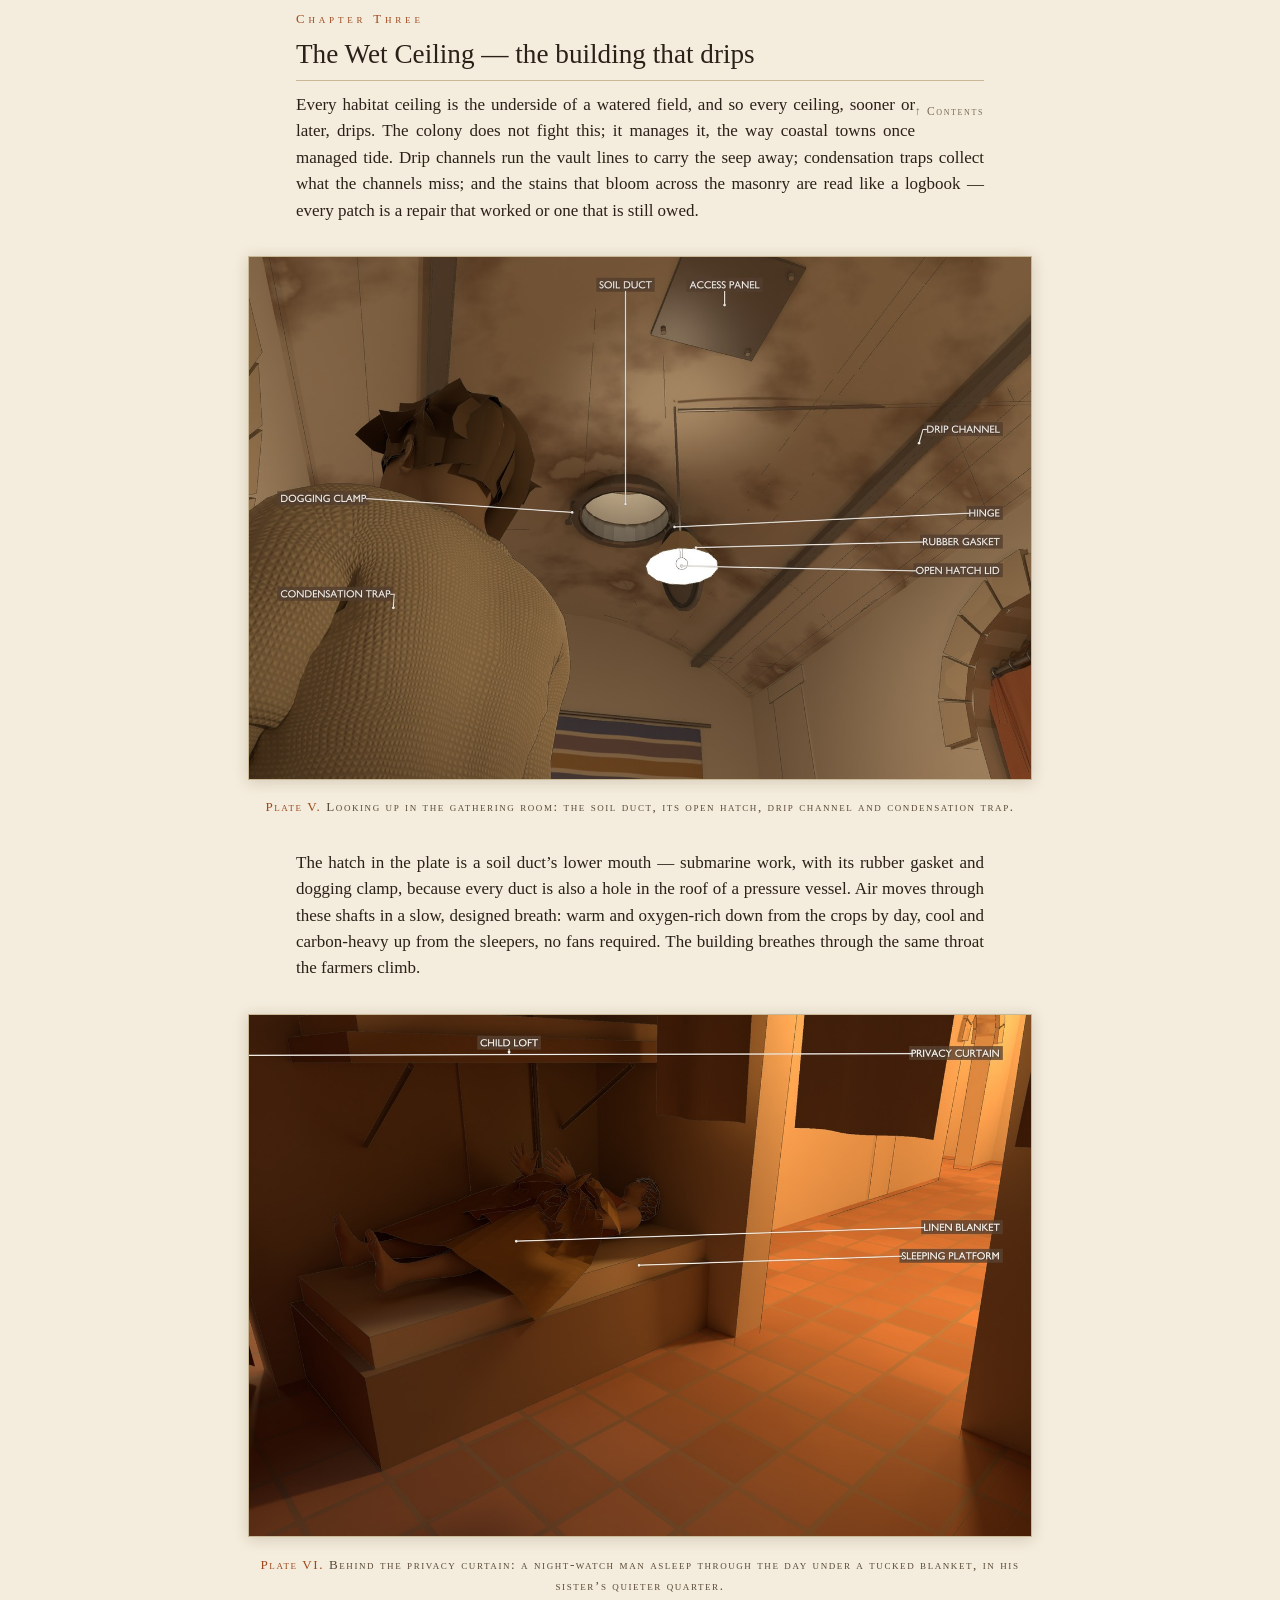
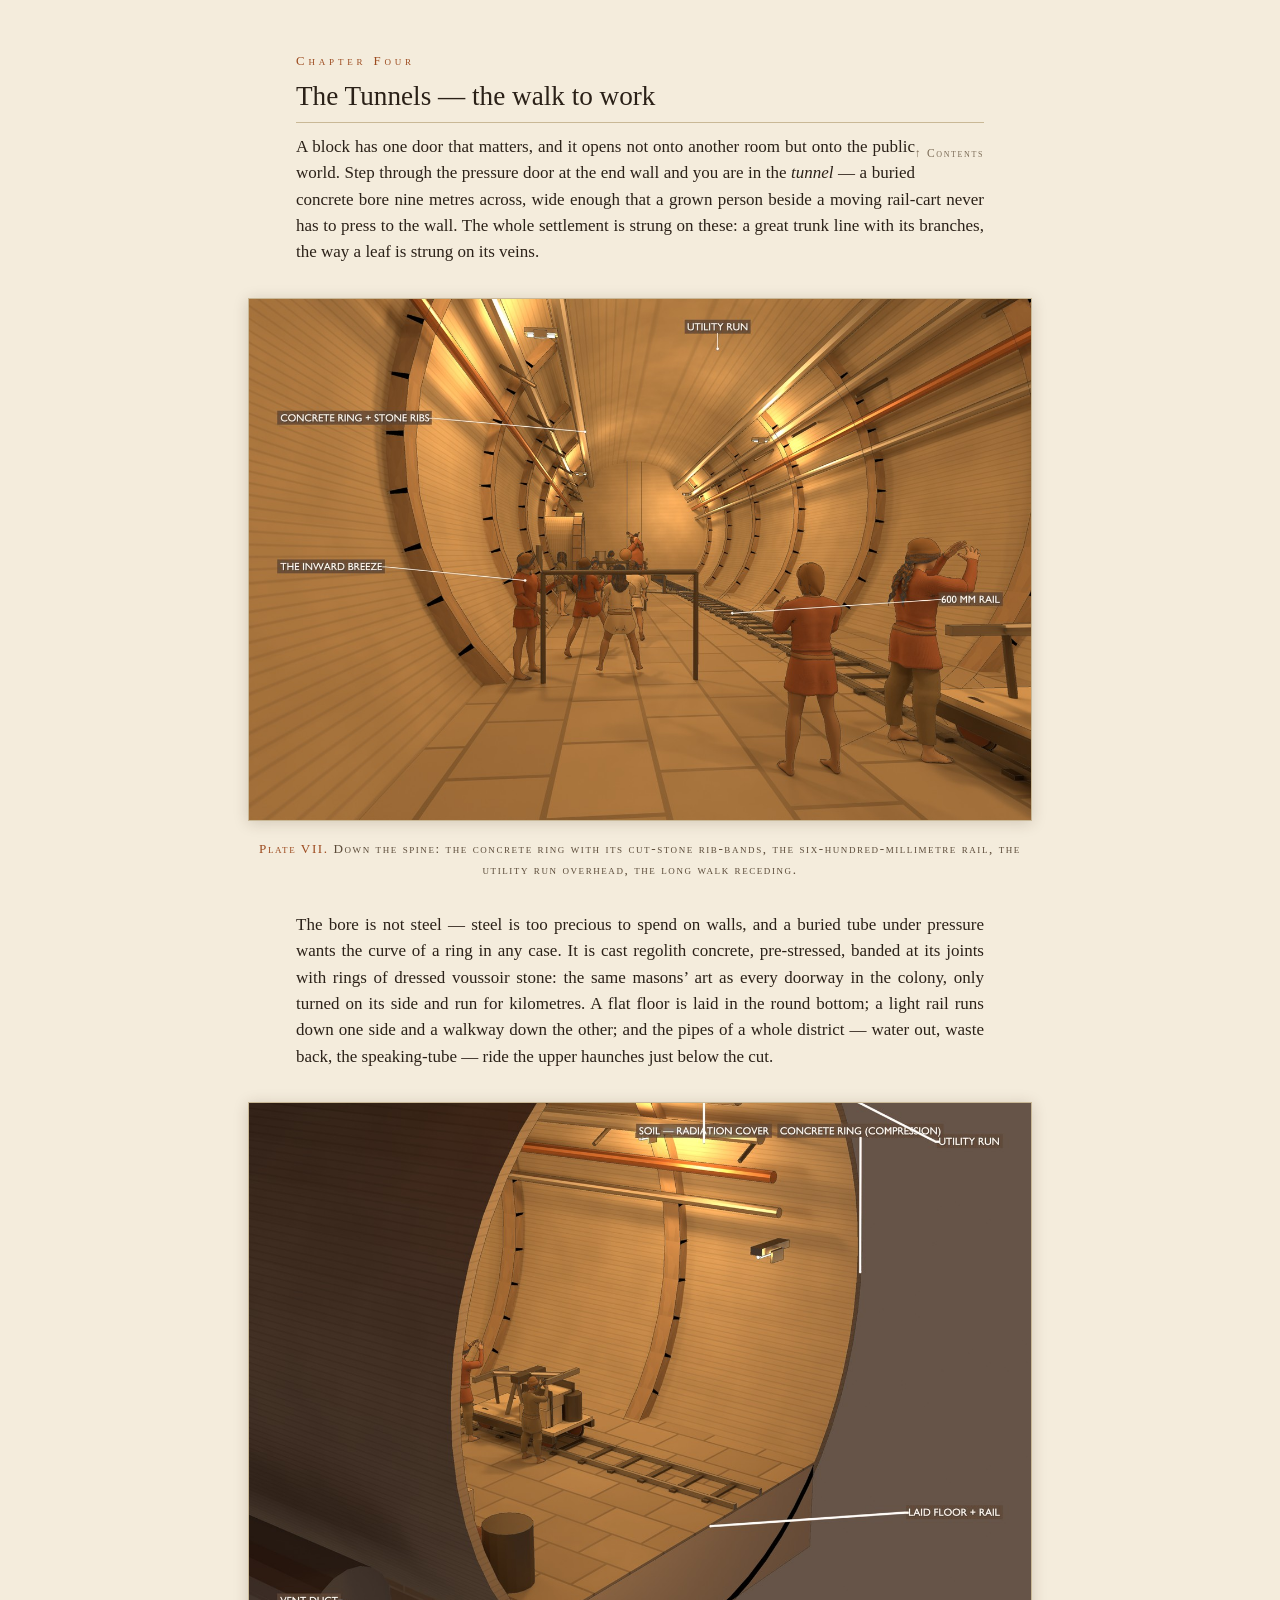
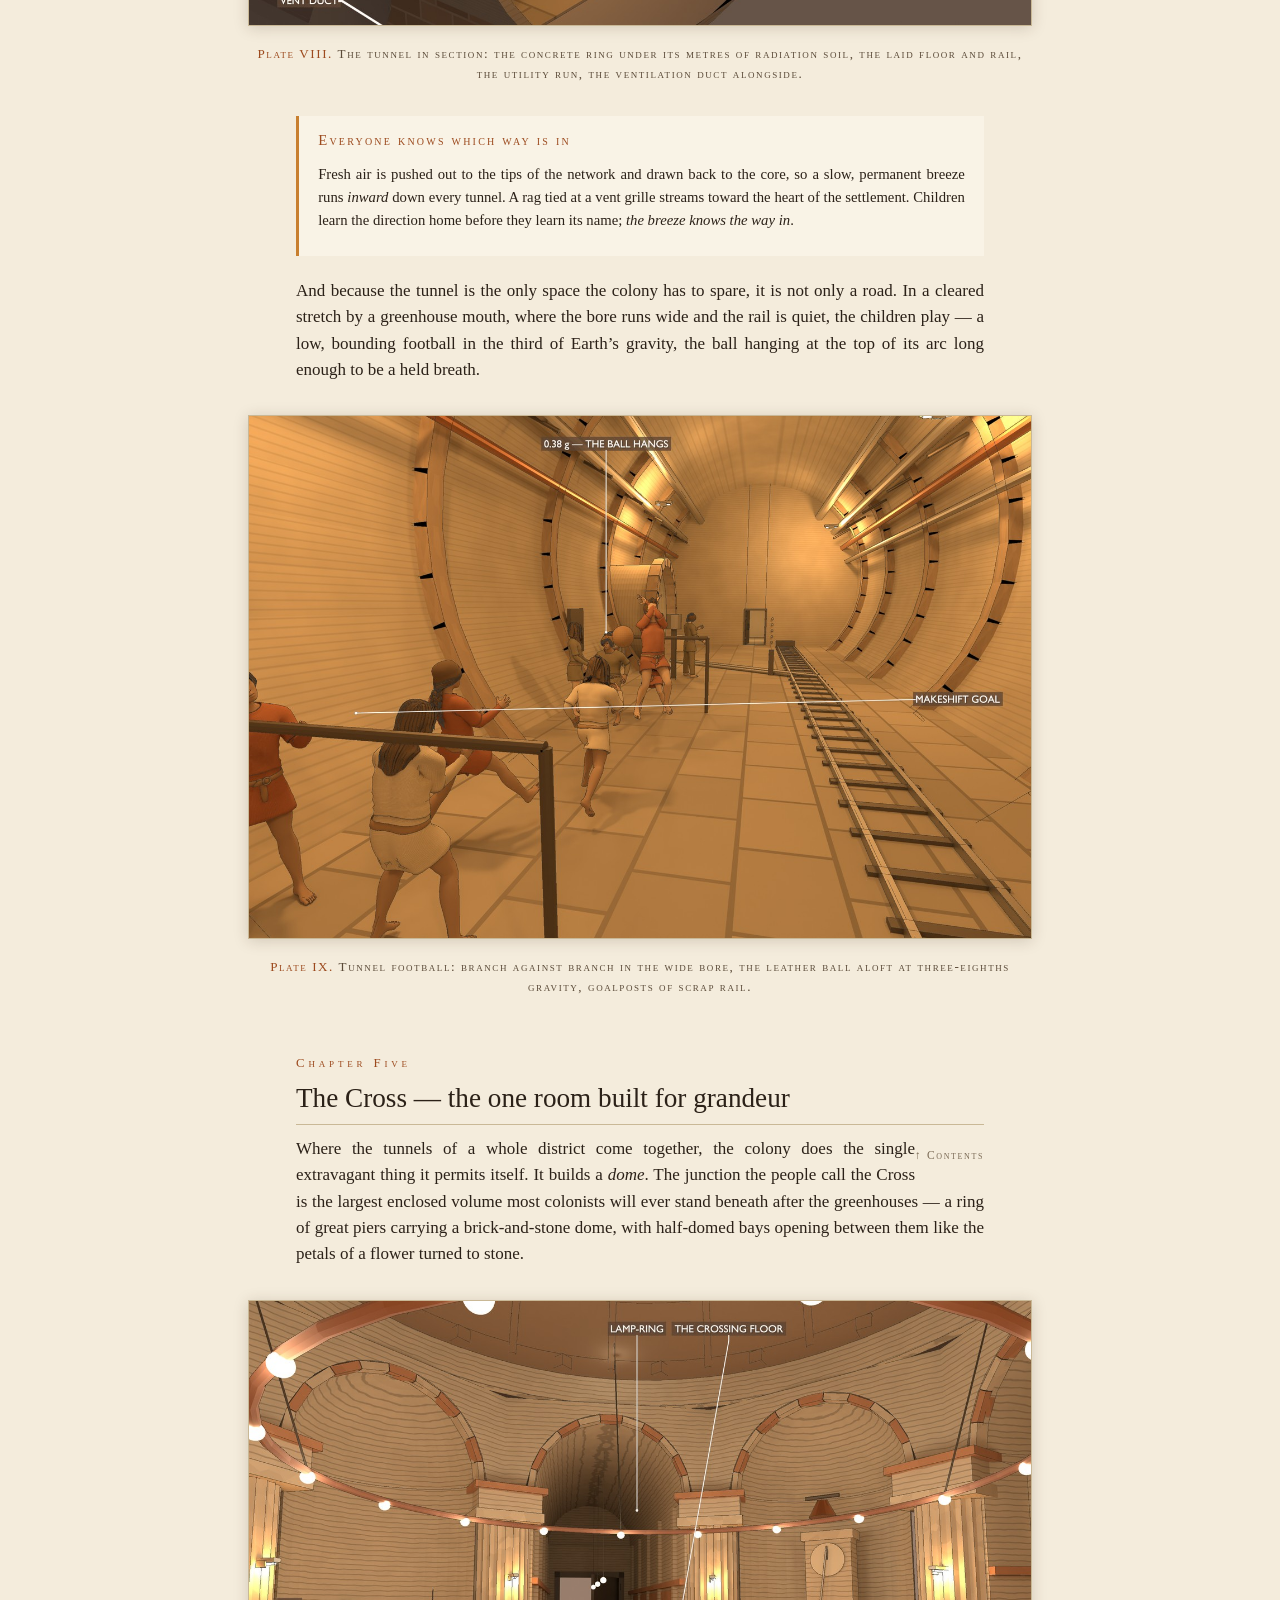
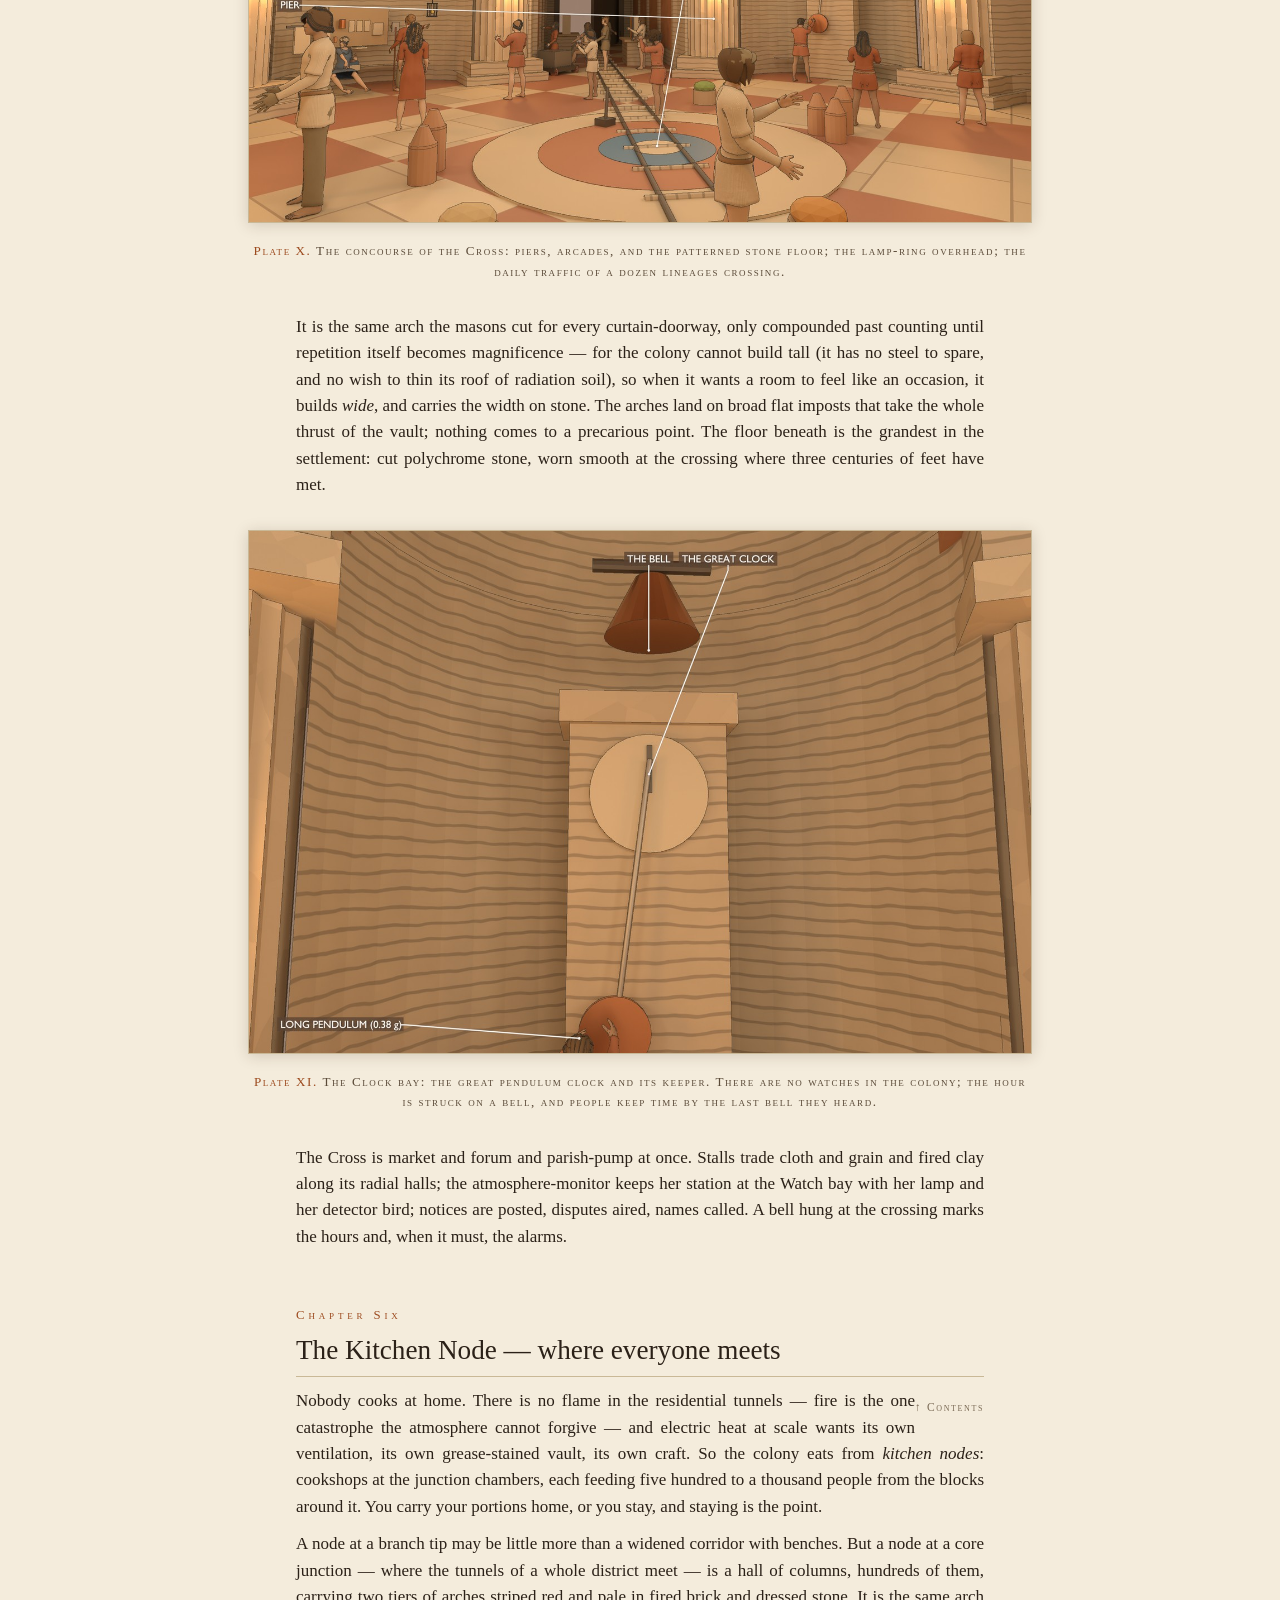
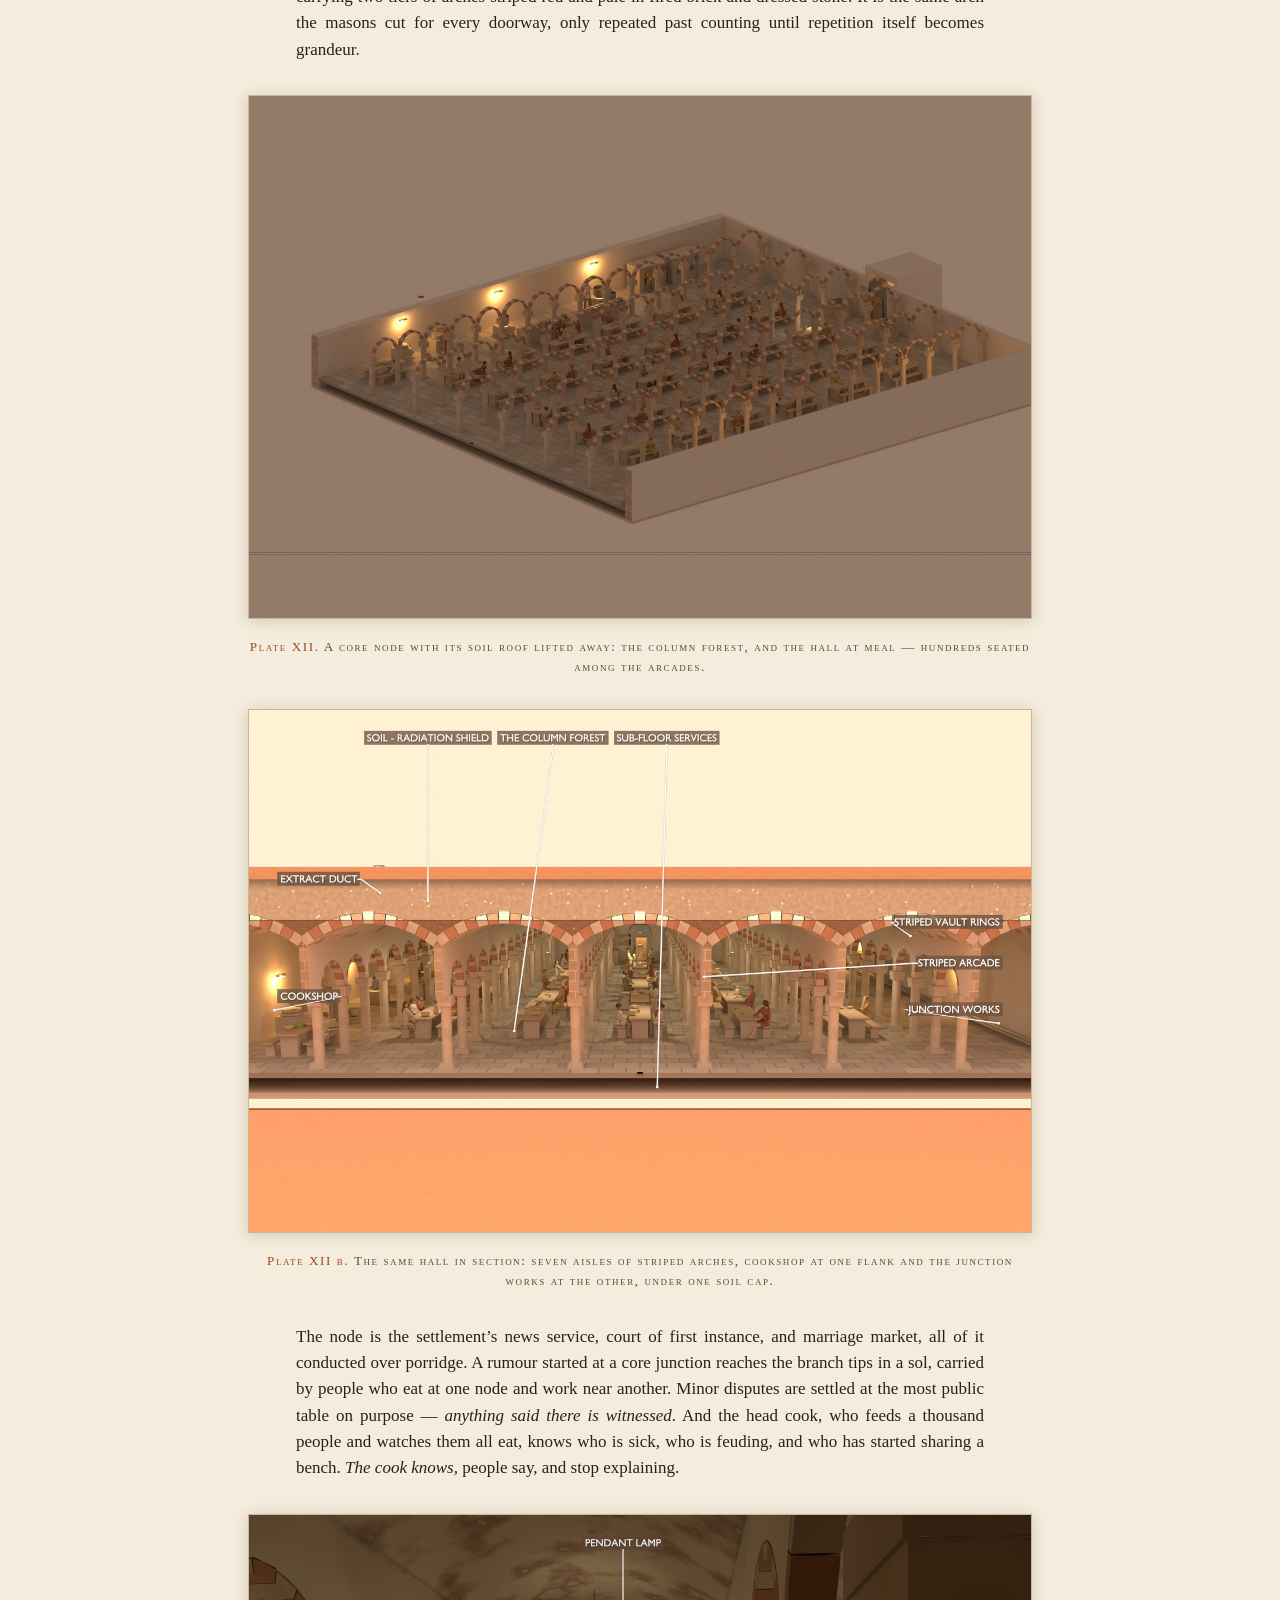
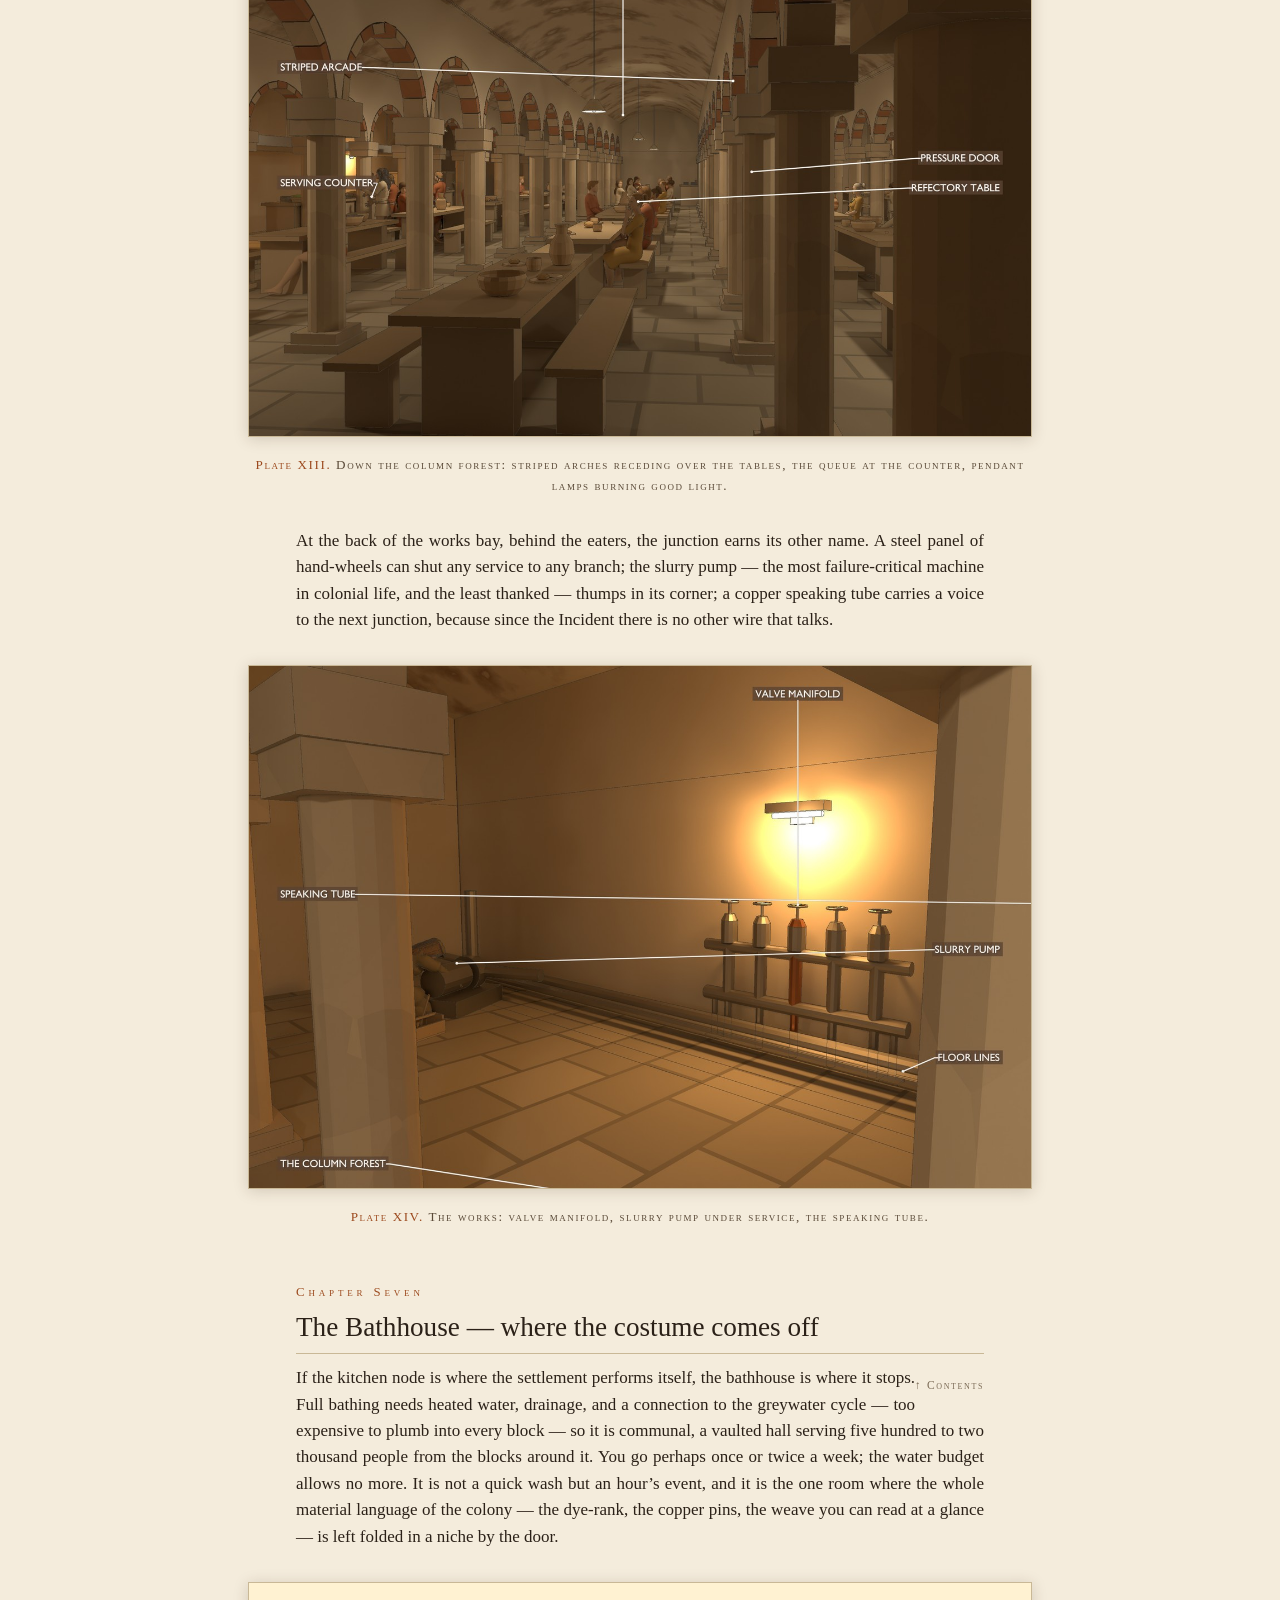
<file: settlement.html>
<!DOCTYPE html>
<html lang="en">
<head>
<meta charset="utf-8">
<meta name="viewport" content="width=device-width, initial-scale=1">
<title>The Settlement</title>
<link rel="stylesheet" href="style.css">
</head>
<body>
<div class="book">
<header class="titlepage">
  <div class="series">The Conlang Experiment · Companion Volume</div>
  <h1>The Settlement</h1>
  <div class="subtitle">How the Colony Lives and Works — with cutaway plates of the habitat blocks and greenhouses, the tunnels and the domed crossroads, the kitchen and the bathhouse, the works that keep a sealed world alive, and the archive that keeps its Book</div>
  <div class="imprint">Three hundred years after the Incident · drawn from the scenario corpus</div>
  <div class="imprint"><a class="backtop-inline" href="index.html">&larr; Cover · the other door is <em>Meeting the Lineages</em></a></div>
  </header>
<nav class="toc" id="contents">
  <h2>The Tour</h2>
  <p class="contents-lead">Eleven chapters, each a room or a system of the buried city. Pick a plate and step inside. &middot; <a href="lineages.html">Meeting the Lineages &rarr;</a></p>
  <div class="contents-grid">
    <a class="chapter-card" href="#block">
      <img class="card-img" src="plates/plate01_block.jpg" alt="The Block — where everyone lives">
      <div class="card-body"><div class="card-chno">Chapter One</div>
      <div class="card-title">The Block</div>
      <p class="card-teaser">Eighty souls under one barrel vault — the household, the hearth, the loom.</p><span class="card-explore">Explore &rarr;</span></div>
    </a>
    <a class="chapter-card" href="#greenhouse">
      <img class="card-img" src="plates/plate_green_vault.jpg" alt="The Greenhouse — where everything grows">
      <div class="card-body"><div class="card-chno">Chapter Two</div>
      <div class="card-title">The Greenhouse</div>
      <p class="card-teaser">Up the soil duct to the green world — glass vaults, deep beds, Mars&rsquo;s own light.</p><span class="card-explore">Explore &rarr;</span></div>
    </a>
    <a class="chapter-card" href="#ceiling">
      <img class="card-img" src="plates/plate04_ceiling.jpg" alt="The Wet Ceiling — the building that drips">
      <div class="card-body"><div class="card-chno">Chapter Three</div>
      <div class="card-title">The Wet Ceiling</div>
      <p class="card-teaser">Every ceiling is the underside of a watered field — and so every ceiling drips.</p><span class="card-explore">Explore &rarr;</span></div>
    </a>
    <a class="chapter-card" href="#tunnels">
      <img class="card-img" src="plates/plate_tunnels_spine.jpg" alt="The Tunnels — the walk to work">
      <div class="card-body"><div class="card-chno">Chapter Four</div>
      <div class="card-title">The Tunnels</div>
      <p class="card-teaser">The walk to work: nine metres of concrete bore, a light rail, the inward breeze.</p><span class="card-explore">Explore &rarr;</span></div>
    </a>
    <a class="chapter-card" href="#cross">
      <img class="card-img" src="plates/plate_cross_concourse.jpg" alt="The Cross — the one room built for grandeur">
      <div class="card-body"><div class="card-chno">Chapter Five</div>
      <div class="card-title">The Cross</div>
      <p class="card-teaser">Where the tunnels meet, the colony builds the one thing it builds for grandeur — a dome.</p><span class="card-explore">Explore &rarr;</span></div>
    </a>
    <a class="chapter-card" href="#kitchen">
      <img class="card-img" src="plates/plate07_kitchen_hall.jpg" alt="The Kitchen Node — where everyone meets">
      <div class="card-body"><div class="card-chno">Chapter Six</div>
      <div class="card-title">The Kitchen Node</div>
      <p class="card-teaser">Nobody cooks at home. The colony eats — and meets, and courts — at the cookshop.</p><span class="card-explore">Explore &rarr;</span></div>
    </a>
    <a class="chapter-card" href="#bath">
      <img class="card-img" src="plates/plate10_bath_hall.jpg" alt="The Bathhouse — where the costume comes off">
      <div class="card-body"><div class="card-chno">Chapter Seven</div>
      <div class="card-title">The Bathhouse</div>
      <p class="card-teaser">Where the costume comes off, and everyone is — for an hour — equal.</p><span class="card-explore">Explore &rarr;</span></div>
    </a>
    <a class="chapter-card" href="#works">
      <img class="card-img" src="plates/plate_iron_cast.jpg" alt="The Works — what a sealed world cannot throw away">
      <div class="card-body"><div class="card-chno">Chapter Eight</div>
      <div class="card-title">The Works</div>
      <p class="card-teaser">The closed loops that keep a sealed world alive: waste made soil, ore made steel.</p><span class="card-explore">Explore &rarr;</span></div>
    </a>
    <a class="chapter-card" href="#register">
      <img class="card-img" src="plates/plate_register_reading.jpg" alt="The Register — the book the colony would die to lose">
      <div class="card-body"><div class="card-chno">Chapter Nine</div>
      <div class="card-title">The Register</div>
      <p class="card-teaser">The one book the colony would die to lose, hand-copied by lamplight.</p><span class="card-explore">Explore &rarr;</span></div>
    </a>
    <a class="chapter-card" href="#infirmary">
      <img class="card-img" src="plates/plate_infirmary_surgery.jpg" alt="The Infirmary — care, not production">
      <div class="card-body"><div class="card-chno">Chapter Ten</div>
      <div class="card-title">The Infirmary</div>
      <p class="card-teaser">Early-twentieth-century medicine in a buried hall: ether and steel, penicillin cultured by hand, and the midwife who stands at the bed before the Registrar&rsquo;s pen.</p><span class="card-explore">Explore &rarr;</span></div>
    </a>
    <a class="chapter-card" href="#people">
      <img class="card-img" src="plates/plate06_kitchen_iso.jpg" alt="The People — lines, pairs, and the Book">
      <div class="card-body"><div class="card-chno">Chapter Eleven</div>
      <div class="card-title">The People</div>
      <p class="card-teaser">Ask who someone is and you get a line before a person: the craft, the pair, the Book.</p><span class="card-explore">Explore &rarr;</span></div>
    </a>
    <a class="chapter-card" href="#words">
      <img class="card-img" src="plates/plate_register_vault.jpg" alt="The Words — how the language is going">
      <div class="card-body"><div class="card-chno">Chapter Twelve</div>
      <div class="card-title">The Words</div>
      <p class="card-teaser">Three hundred sealed years did to English what they did to the air.</p><span class="card-explore">Explore &rarr;</span></div>
    </a>
  </div>
</nav>
<h2 class="chapter" id="block"><span class="chno">Chapter One</span>
The Block — where everyone lives</h2>
<a class="backtop" href="#contents">&uarr; Contents</a>
<p>Every settlement under the glass is built from one repeating idea: a greenhouse
on top, a home underneath, and between them a metre and more of living soil that
feeds the people above and shields the people below. The colonists call this unit
a <em>block</em>. A block is roughly thirty-two metres across; eight glass barrel vaults
ride its roof, and beneath the soil eight masonry vaults answer them, bay for bay.
About a hundred people live in a block. The crops above their heads feed perhaps a
dozen — the settlement farms far more widely than it sleeps, and a block is a
bedroom in a much larger farm.</p>
<figure class="plate">
  <img src="plates/plate01_block.jpg" alt="The block entire: glass vaults, soil shield, habitat level, sub-floor services.">
  <figcaption><span class="plno">Plate I.</span> The block entire: glass vaults, soil shield, habitat level, sub-floor services.</figcaption>
</figure>

<p>The masonry is the colony&rsquo;s pride and its economy in one material. There is no
structural steel to spare for houses and no aluminium at all — the smelters that
could make it died with the Incident. What the colony has is brick, fired from
Martian clay, and the old arts of the arch. Every doorway is a little bridge. The
dressed stones around each opening — the <em>voussoirs</em>, though nobody under the
glass uses the word — are cut by masons whose line has done nothing else for four
generations.</p>
<figure class="plate">
  <img src="plates/plate02_bays.jpg" alt="Three bays of the Whitfield block: the textile workroom, a family quarter behind its curtain, and the gathering room under its good light.">
  <figcaption><span class="plno">Plate II.</span> Three bays of the Whitfield block: the textile workroom, a family quarter behind its curtain, and the gathering room under its good light.</figcaption>
</figure>

<p>Inside, a family&rsquo;s space is a <em>bay</em> — one vaulted chamber, perhaps two or three
for a grown household — and its door is a curtain. A red curtain, usually;
iron-oxide red is the cheapest dye the colony makes, and so it is the colour of
everything ordinary. The curtain cannot be locked. It does not need to be. <em>The
curtain is the lock,</em> the saying goes, and it means: privacy here is a thing
people give each other, not a thing they take.</p>
<aside class="margin">
  <span class="asidehead">The light tells you where you are</span>
  <p>Everyday rooms are lit amber — low-pressure sodium, the cheapest light per watt
the grid can give. Fuller-spectrum lamps cost three to five times the power, so
they are spent deliberately: on the gathering room, on fine textile work, on
feasts. The language has followed the wiring. Routine things are <em>amber</em>; honest
scrutiny and celebration alike happen <em>under good light</em>.</p>
</aside>
<h2 class="chapter" id="greenhouse"><span class="chno">Chapter Two</span>
The Greenhouse — where everything grows</h2>
<a class="backtop" href="#contents">&uarr; Contents</a>
<p>Climb the soil duct from any habitat bay — there is a ladder bolted inside the
standpipe — and you come up among the crops, under the long glass. The greenhouse
level is warmer than the home below, more humid, brighter than any room in the
colony. The light is Mars&rsquo;s own, filtered through panes whose faint green tint is
the iron the glassmakers could not remove and stopped apologising for.</p>
<figure class="plate">
  <img src="plates/plate_green_vault.jpg" alt="Down a barrel vault: the ribbed-and-purlined glass arch, the worn path, the bed of cabbages, and a greenhouse hand at the row. The one daylit space in the settlement.">
  <figcaption><span class="plno">Plate III.</span> Down a barrel vault: the ribbed-and-purlined glass arch, the worn path, the bed of cabbages, and a greenhouse hand at the row. The one daylit space in the settlement.</figcaption>
</figure>

<p>The beds follow a settlement-wide plan — potatoes and sweet potato for a third of
every plate, legumes for a quarter, grain, greens, oil crops in their shares.
Hands kneel to the work; there are no machines to ride here, and the tools come to
the field in a stalk-board tote. The soil itself is the colony&rsquo;s slowest, most
precious manufacture: three centuries of composted residue, night soil, and ground
rock, alive the whole depth of the bed. It shields the sleepers below from the
sky&rsquo;s radiation while it feeds the eaters above. No other single thing in the
settlement works this hard.</p>
<figure class="plate">
  <img src="plates/plate_green_section.jpg" alt="The stack in section: the parallel glass vaults that carry their pressure in pure tension, the deep soil beds, and — through the structural floor — the amber habitat below.">
  <figcaption><span class="plno">Plate IV.</span> The stack in section: the parallel glass vaults that carry their pressure in pure tension, the deep soil beds, and — through the structural floor — the amber habitat below.</figcaption>
</figure>
<h2 class="chapter" id="ceiling"><span class="chno">Chapter Three</span>
The Wet Ceiling — the building that drips</h2>
<a class="backtop" href="#contents">&uarr; Contents</a>
<p>Every habitat ceiling is the underside of a watered field, and so every ceiling,
sooner or later, drips. The colony does not fight this; it manages it, the way
coastal towns once managed tide. Drip channels run the vault lines to carry the
seep away; condensation traps collect what the channels miss; and the stains that
bloom across the masonry are read like a logbook — every patch is a repair that
worked or one that is still owed.</p>
<figure class="plate">
  <img src="plates/plate04_ceiling.jpg" alt="Looking up in the gathering room: the soil duct, its open hatch, drip channel and condensation trap.">
  <figcaption><span class="plno">Plate V.</span> Looking up in the gathering room: the soil duct, its open hatch, drip channel and condensation trap.</figcaption>
</figure>

<p>The hatch in the plate is a soil duct&rsquo;s lower mouth — submarine work, with its
rubber gasket and dogging clamp, because every duct is also a hole in the roof of
a pressure vessel. Air moves through these shafts in a slow, designed breath: warm
and oxygen-rich down from the crops by day, cool and carbon-heavy up from the
sleepers, no fans required. The building breathes through the same throat the
farmers climb.</p>
<figure class="plate">
  <img src="plates/plate05_alcove.jpg" alt="Behind the privacy curtain: a night-watch man asleep through the day under a tucked blanket, in his sister&#x27;s quieter quarter.">
  <figcaption><span class="plno">Plate VI.</span> Behind the privacy curtain: a night-watch man asleep through the day under a tucked blanket, in his sister&rsquo;s quieter quarter.</figcaption>
</figure>
<h2 class="chapter" id="tunnels"><span class="chno">Chapter Four</span>
The Tunnels — the walk to work</h2>
<a class="backtop" href="#contents">&uarr; Contents</a>
<p>A block has one door that matters, and it opens not onto another room but onto the
public world. Step through the pressure door at the end wall and you are in the
<em>tunnel</em> — a buried concrete bore nine metres across, wide enough that a grown
person beside a moving rail-cart never has to press to the wall. The whole
settlement is strung on these: a great trunk line with its branches, the way a
leaf is strung on its veins.</p>
<figure class="plate">
  <img src="plates/plate_tunnels_spine.jpg" alt="Down the spine: the concrete ring with its cut-stone rib-bands, the six-hundred-millimetre rail, the utility run overhead, the long walk receding.">
  <figcaption><span class="plno">Plate VII.</span> Down the spine: the concrete ring with its cut-stone rib-bands, the six-hundred-millimetre rail, the utility run overhead, the long walk receding.</figcaption>
</figure>

<p>The bore is not steel — steel is too precious to spend on walls, and a buried tube
under pressure wants the curve of a ring in any case. It is cast regolith
concrete, pre-stressed, banded at its joints with rings of dressed voussoir stone:
the same masons&rsquo; art as every doorway in the colony, only turned on its side and
run for kilometres. A flat floor is laid in the round bottom; a light rail runs
down one side and a walkway down the other; and the pipes of a whole district —
water out, waste back, the speaking-tube — ride the upper haunches just below the
cut.</p>
<figure class="plate">
  <img src="plates/plate_tunnels_section.jpg" alt="The tunnel in section: the concrete ring under its metres of radiation soil, the laid floor and rail, the utility run, the ventilation duct alongside.">
  <figcaption><span class="plno">Plate VIII.</span> The tunnel in section: the concrete ring under its metres of radiation soil, the laid floor and rail, the utility run, the ventilation duct alongside.</figcaption>
</figure>

<aside class="margin">
  <span class="asidehead">Everyone knows which way is in</span>
  <p>Fresh air is pushed out to the tips of the network and drawn back to the core, so
a slow, permanent breeze runs <em>inward</em> down every tunnel. A rag tied at a vent
grille streams toward the heart of the settlement. Children learn the direction
home before they learn its name; <em>the breeze knows the way in</em>.</p>
</aside>

<p>And because the tunnel is the only space the colony has to spare, it is not only a
road. In a cleared stretch by a greenhouse mouth, where the bore runs wide and the
rail is quiet, the children play — a low, bounding football in the third of
Earth&rsquo;s gravity, the ball hanging at the top of its arc long enough to be a held
breath.</p>
<figure class="plate">
  <img src="plates/plate_tunnels_football.jpg" alt="Tunnel football: branch against branch in the wide bore, the leather ball aloft at three-eighths gravity, goalposts of scrap rail.">
  <figcaption><span class="plno">Plate IX.</span> Tunnel football: branch against branch in the wide bore, the leather ball aloft at three-eighths gravity, goalposts of scrap rail.</figcaption>
</figure>
<h2 class="chapter" id="cross"><span class="chno">Chapter Five</span>
The Cross — the one room built for grandeur</h2>
<a class="backtop" href="#contents">&uarr; Contents</a>
<p>Where the tunnels of a whole district come together, the colony does the single
extravagant thing it permits itself. It builds a <em>dome</em>. The junction the people
call the Cross is the largest enclosed volume most colonists will ever stand
beneath after the greenhouses — a ring of great piers carrying a brick-and-stone
dome, with half-domed bays opening between them like the petals of a flower turned
to stone.</p>
<figure class="plate">
  <img src="plates/plate_cross_concourse.jpg" alt="The concourse of the Cross: piers, arcades, and the patterned stone floor; the lamp-ring overhead; the daily traffic of a dozen lineages crossing.">
  <figcaption><span class="plno">Plate X.</span> The concourse of the Cross: piers, arcades, and the patterned stone floor; the lamp-ring overhead; the daily traffic of a dozen lineages crossing.</figcaption>
</figure>

<p>It is the same arch the masons cut for every curtain-doorway, only compounded past
counting until repetition itself becomes magnificence — for the colony cannot
build tall (it has no steel to spare, and no wish to thin its roof of radiation
soil), so when it wants a room to feel like an occasion, it builds <em>wide</em>, and
carries the width on stone. The arches land on broad flat imposts that take the
whole thrust of the vault; nothing comes to a precarious point. The floor beneath
is the grandest in the settlement: cut polychrome stone, worn smooth at the
crossing where three centuries of feet have met.</p>
<figure class="plate">
  <img src="plates/plate_cross_clock.jpg" alt="The Clock bay: the great pendulum clock and its keeper. There are no watches in the colony; the hour is struck on a bell, and people keep time by the last bell they heard.">
  <figcaption><span class="plno">Plate XI.</span> The Clock bay: the great pendulum clock and its keeper. There are no watches in the colony; the hour is struck on a bell, and people keep time by the last bell they heard.</figcaption>
</figure>

<p>The Cross is market and forum and parish-pump at once. Stalls trade cloth and
grain and fired clay along its radial halls; the atmosphere-monitor keeps her
station at the Watch bay with her lamp and her detector bird; notices are posted,
disputes aired, names called. A bell hung at the crossing marks the hours and,
when it must, the alarms.</p><h2 class="chapter" id="kitchen"><span class="chno">Chapter Six</span>
The Kitchen Node — where everyone meets</h2>
<a class="backtop" href="#contents">&uarr; Contents</a>
<p>Nobody cooks at home. There is no flame in the residential tunnels — fire is the
one catastrophe the atmosphere cannot forgive — and electric heat at scale wants
its own ventilation, its own grease-stained vault, its own craft. So the colony
eats from <em>kitchen nodes</em>: cookshops at the junction chambers, each feeding five
hundred to a thousand people from the blocks around it. You carry your portions
home, or you stay, and staying is the point.</p>
<p>A node at a branch tip may be little more than a widened corridor with benches.
But a node at a core junction — where the tunnels of a whole district meet — is a
hall of columns, hundreds of them, carrying two tiers of arches striped red and
pale in fired brick and dressed stone. It is the same arch the masons cut for
every doorway, only repeated past counting until repetition itself becomes
grandeur.</p>
<figure class="plate">
  <img src="plates/plate06_kitchen_iso.jpg" alt="A core node with its soil roof lifted away: the column forest, and the hall at meal — hundreds seated among the arcades.">
  <figcaption><span class="plno">Plate XII.</span> A core node with its soil roof lifted away: the column forest, and the hall at meal — hundreds seated among the arcades.</figcaption>
</figure>

<figure class="plate">
  <img src="plates/plate06b_kitchen_section.jpg" alt="The same hall in section: seven aisles of striped arches, cookshop at one flank and the junction works at the other, under one soil cap.">
  <figcaption><span class="plno">Plate XII b.</span> The same hall in section: seven aisles of striped arches, cookshop at one flank and the junction works at the other, under one soil cap.</figcaption>
</figure>

<p>The node is the settlement&rsquo;s news service, court of first instance, and marriage
market, all of it conducted over porridge. A rumour started at a core junction
reaches the branch tips in a sol, carried by people who eat at one node and work
near another. Minor disputes are settled at the most public table on purpose —
<em>anything said there is witnessed</em>. And the head cook, who feeds a thousand people
and watches them all eat, knows who is sick, who is feuding, and who has started
sharing a bench. <em>The cook knows,</em> people say, and stop explaining.</p>
<figure class="plate">
  <img src="plates/plate07_kitchen_hall.jpg" alt="Down the column forest: striped arches receding over the tables, the queue at the counter, pendant lamps burning good light.">
  <figcaption><span class="plno">Plate XIII.</span> Down the column forest: striped arches receding over the tables, the queue at the counter, pendant lamps burning good light.</figcaption>
</figure>

<p>At the back of the works bay, behind the eaters, the junction earns its other
name. A steel panel of hand-wheels can shut any service to any branch; the slurry
pump — the most failure-critical machine in colonial life, and the least thanked —
thumps in its corner; a copper speaking tube carries a voice to the next junction,
because since the Incident there is no other wire that talks.</p>
<figure class="plate">
  <img src="plates/plate08_kitchen_works.jpg" alt="The works: valve manifold, slurry pump under service, the speaking tube.">
  <figcaption><span class="plno">Plate XIV.</span> The works: valve manifold, slurry pump under service, the speaking tube.</figcaption>
</figure>
<h2 class="chapter" id="bath"><span class="chno">Chapter Seven</span>
The Bathhouse — where the costume comes off</h2>
<a class="backtop" href="#contents">&uarr; Contents</a>
<p>If the kitchen node is where the settlement performs itself, the bathhouse is
where it stops. Full bathing needs heated water, drainage, and a connection to the
greywater cycle — too expensive to plumb into every block — so it is communal, a
vaulted hall serving five hundred to two thousand people from the blocks around
it. You go perhaps once or twice a week; the water budget allows no more. It is
not a quick wash but an hour&rsquo;s event, and it is the one room where the whole
material language of the colony — the dye-rank, the copper pins, the weave you can
read at a glance — is left folded in a niche by the door.</p>
<figure class="plate">
  <img src="plates/plate09_bath_section.jpg" alt="The bathhouse in section: the basin cascade down the centre, gravity showers, the heated header tank feeding it all, the changing room at the near end.">
  <figcaption><span class="plno">Plate XV.</span> The bathhouse in section: the basin cascade down the centre, gravity showers, the heated header tank feeding it all, the changing room at the near end.</figcaption>
</figure>

<p>The water comes warm from a header tank near the vault crown, runs down a cascade
of masonry basins — wash before you enter, as the custom goes — and leaves through
a greywater drain to be recovered. Bathers sit in the basins to the waist; others
stand under the gravity showers, perforated pipes that rain warm water from the
header. The steam rises through a duct to the greenhouse above, where the humidity
is welcome. The ceiling, of course, drips: a bathhouse ceiling is always wet.</p>
<figure class="plate">
  <img src="plates/plate10_bath_hall.jpg" alt="Down the hall: bathers in the basins, a keeper grooming, the warm lamplight and the steam. Striped arches, as everywhere.">
  <figcaption><span class="plno">Plate XVI.</span> Down the hall: bathers in the basins, a keeper grooming, the warm lamplight and the steam. Striped arches, as everywhere.</figcaption>
</figure>

<p>The social fact of the bathhouse is its nakedness — not titillating but levelling.
Without the craft costume there is no telling a bureau-holder&rsquo;s child from a
waste-worker&rsquo;s; they share the same basin and the same warm water. The talk is
slower here, carried by the echo of water on masonry, and a particular discretion
governs it. The bathhouse is kept by the Haddad line — water-keepers who tend the
heat and the basins and the linen, and who, like the cook, hear everything and
repeat none of it. An indiscreet bath-keeper does not keep the baths long.</p>
<figure class="plate">
  <img src="plates/plate11_bath_changing.jpg" alt="The changing room: the niches where the costume is left, and the threshold past which everyone is equal.">
  <figcaption><span class="plno">Plate XVII.</span> The changing room: the niches where the costume is left, and the threshold past which everyone is equal.</figcaption>
</figure>
<h2 class="chapter" id="works"><span class="chno">Chapter Eight</span>
The Works — what a sealed world cannot throw away</h2>
<a class="backtop" href="#contents">&uarr; Contents</a>
<p>In a sealed world there is no <em>away</em>. Every atom that enters a person at the table
must come back to the soil, or the soil dies and the people with it; and every
tool, pipe, and rail must be made from what the colony can dig and smelt itself.
Two industrial hearts keep the loops closed, and they sit at opposite ends of the
colony&rsquo;s temperature.</p>
<p>The first is cold, sealed, and watched. At an air-gapped node off a branch root,
the settlement&rsquo;s waste is turned back into its soil — digested in sealed tanks
under floating gas-domes that ride up as the biogas gathers, then composted hot
enough to kill what digestion leaves, a fraction of the recovered gas burned to
keep the digesters warm. The air in here is methane and worse, so no machine reads
it: a person keeps the gas-watch, by lamp and by the silence of a caged bird.</p>
<figure class="plate">
  <img src="plates/plate_waste_hall.jpg" alt="The waste node: the row of floating-dome digesters, the biogas main, the burner&#x27;s glow, and the monitor on the gas-watch. The hidden, thankless engine of agriculture.">
  <figcaption><span class="plno">Plate XVIII.</span> The waste node: the row of floating-dome digesters, the biogas main, the burner&rsquo;s glow, and the monitor on the gas-watch. The hidden, thankless engine of agriculture.</figcaption>
</figure>

<aside class="margin">
  <span class="asidehead">The bird&#x27;s quiet</span>
  <p>The detector birds in the works stop singing before a person can smell the danger.
<em>The bird&rsquo;s quiet</em> is the colony&rsquo;s name for a peril you notice only by an absence —
the most frightening kind there is.</p>
</aside>

<p>The second heart is molten and loud. The colony&rsquo;s iron is smelted at one central
ironworks — not a single furnace but a shared cluster of them — the regolith ore
(Mars is iron-rich, near a fifth iron oxide) reduced not with coal, which the
planet has none of, but with carbon from Sabatier-synthesised methane and charcoal
burned from crop residue. The white-hot metal runs in sand channels to the
pig-beds and is rolled out to bar. Around it cluster the forge-shops, where the
Faber smiths beat out the door-fittings, the rail, and the buckles that become a
grandparent&rsquo;s heirloom. Steel is precious here at its source: in the cool gallery
above the heat, a clerk counts every ingot into the Book.</p>
<figure class="plate">
  <img src="plates/plate_iron_cast.jpg" alt="The casting floor: a blast furnace tapped, the molten iron running to the pig-bed, the keeper at the tap-hole. The works lit by their own fire.">
  <figcaption><span class="plno">Plate XIX.</span> The casting floor: a blast furnace tapped, the molten iron running to the pig-bed, the keeper at the tap-hole. The works lit by their own fire.</figcaption>
</figure>

<figure class="plate">
  <img src="plates/plate_iron_forge.jpg" alt="The forge quarter: the Faber smiths at the hooded hearths, where the colony&#x27;s small, dear store of metal becomes tools, fittings, and heirlooms.">
  <figcaption><span class="plno">Plate XX.</span> The forge quarter: the Faber smiths at the hooded hearths, where the colony&rsquo;s small, dear store of metal becomes tools, fittings, and heirlooms.</figcaption>
</figure>
<h2 class="chapter" id="register"><span class="chno">Chapter Nine</span>
The Register — the book the colony would die to lose</h2>
<a class="backtop" href="#contents">&uarr; Contents</a>
<p>Of all the records the colony carried down from the ships, one has survived whole
— because people keep it whole: the Register, the <em>Book</em>, in which three hundred
years of births, deaths, pairings, and craft-adoptions are written by hand. The
technical manuals rotted; the science was lost with the software that held it; but
the Book endures, copied and checked and corrected, because without it the rules
that say which lines may pair have no foundation at all.</p>
<figure class="plate">
  <img src="plates/plate_register_reading.jpg" alt="The archive: ranks of bound volumes, the public reading stands, and beyond the rail the scribes&#x27; desks under the precious good light.">
  <figcaption><span class="plno">Plate XXI.</span> The archive: ranks of bound volumes, the public reading stands, and beyond the rail the scribes&rsquo; desks under the precious good light.</figcaption>
</figure>

<p>It is kept in a quiet vaulted hall that is the opposite of the works in every way
— dim, ordered, hushed, cool. The colony lives by cheap amber light, but here,
over the writing desks, it spends the dear full-spectrum lamps without stinting,
for the letters must be exact. The Register is no printed thing; the press is for
books that will not change, and the Book changes weekly. It is <em>manuscript</em> —
copied stroke by stroke by the scribes of the Clarke line, in prescribed
letter-forms, the cleanest and most literate hands in the settlement.</p>
<figure class="plate">
  <img src="plates/plate_register_scribe.jpg" alt="A Registrar at the sloped desk, copying the Book by good light. The work is a ritual office, not merely a clerkship.">
  <figcaption><span class="plno">Plate XXII.</span> A Registrar at the sloped desk, copying the Book by good light. The work is a ritual office, not merely a clerkship.</figcaption>
</figure>

<p>The master copies are sealed in an inner vault behind a heavy door — the one
document the colony cannot afford to lose to fire or breach. People come to the
rail to have a name found, a descent confirmed, a pairing checked before any feast
is cooked. But the Book, as the cooks and the bath-keepers know, mostly confirms
what the settlement has already seen.</p>
<figure class="plate">
  <img src="plates/plate_register_vault.jpg" alt="Inside the sealed vault: the master copies on the deepest shelves. Three centuries, hand-checked, behind one dogged door.">
  <figcaption><span class="plno">Plate XXIII.</span> Inside the sealed vault: the master copies on the deepest shelves. Three centuries, hand-checked, behind one dogged door.</figcaption>
</figure>
<h2 class="chapter" id="infirmary"><span class="chno">Chapter Ten</span>
The Infirmary — care, not production</h2>
<a class="backtop" href="#contents">&uarr; Contents</a>
<p>The colony cannot make a hospital the way the ships had one — there is no
synthesising bench, no imaging beyond a vacuum tube, no pharmacology past what can
be grown or cultured by hand. What it keeps instead is a competent
<em>early-twentieth-century</em> medicine, held at a steady state by the <strong>Ferreira</strong>
line: surgery under ether with maintainable steel instruments, antisepsis by the
steam sterilizer, penicillin cultured in the back room, and a plant pharmacy on
the drying rack. It is enough to set a surface-worker&rsquo;s broken leg, to carry a
fever, to bring a child — and honest enough to know its own edges.</p>
<p>The operating theatre is the one place the building spends without counting. The
hall is roofed in the Mason line&rsquo;s barrel vault and lit, like everywhere, by cheap
amber sodium; but over the table burns the dear full-spectrum <em>good-light</em>, the
same deliberate spend the Register makes over its scribes. Beneath it the patient
lies draped and under ether — drawn from a stoppered jar of soaked sponges through
a limp rubber hose to a mask cupped over the face, the anaesthetist at the jar&rsquo;s
side, one hand always on the mask — while the surgeon works to the steel
tray at the field. Against the east wall, behind a thickness of masonry, stands the
vacuum-tube X-ray: within sustained capability, and shielded, because its beam
scatters and the beds are close.</p>
<figure class="plate">
  <img src="plates/plate_infirmary_surgery.jpg" alt="The operating theatre under the dear good-light: the patient draped and under ether, the surgeon and the anaesthetist at the open-drop mask, the steel instrument tray, and — behind its masonry shield — the vacuum-tube X-ray.">
  <figcaption><span class="plno">Plate XXIV.</span> The operating theatre under the dear good-light: the patient draped and under ether, the surgeon and the anaesthetist at the open-drop mask, the steel instrument tray, and — behind its masonry shield — the vacuum-tube X-ray.</figcaption>
</figure>

<p>Recovery is the counterpoint. Where the works are loud and bright with their own
fire, the ward is hushed and kept deliberately dim — steel cots along the side
walls, heads to the masonry, an attendant moving between them with the water jug
and the medicine trolley. Care, here, is the <em>absence</em> of the good-light as much as
its presence: the dear lamp is spent on the work of mending, and the resting are
left in the restful amber.</p>
<figure class="plate">
  <img src="plates/plate_infirmary_ward.jpg" alt="The recovery ward: steel cots along the side walls under the dim amber sodium light, a Ferreira attendant at the bedside, and the surgery&#x27;s bright slot beyond.">
  <figcaption><span class="plno">Plate XXV.</span> The recovery ward: steel cots along the side walls under the dim amber sodium light, a Ferreira attendant at the bedside, and the surgery&rsquo;s bright slot beyond.</figcaption>
</figure>

<p>In a curtained room off the hall is the lying-in bed, and it is the social hinge of
the whole settlement. The midwife is a Ferreira, but she is also the one figure who
stands at both the bed and the Register&rsquo;s edge: by custom she attends every birth
<em>before the Registrar&rsquo;s pen</em>, so that the line a child is entered into is witnessed
at the moment it begins. The woven cradle waits on its rockers; the birth-record
lectern stands by the door with its ledger open. Nothing in the colony is more
carefully kept than who is born to whom — and it is kept, first, here.</p>
<figure class="plate">
  <img src="plates/plate_infirmary_lying.jpg" alt="The lying-in room: the mother in the birthing bed under a drawn-up sheet, the midwife at her side, the woven cradle on its rockers, and the birth-record lectern — the one line that stands at both the bed and the Register&#x27;s edge.">
  <figcaption><span class="plno">Plate XXVI.</span> The lying-in room: the mother in the birthing bed under a drawn-up sheet, the midwife at her side, the woven cradle on its rockers, and the birth-record lectern — the one line that stands at both the bed and the Register&rsquo;s edge.</figcaption>
</figure>

<p>The apothecary is the room that makes the medicine the surgery spends. Shallow
trays of pale mould culture the colony&rsquo;s penicillin; a rack of fermentation flasks
keeps the line going; bunches of dried herbs hang from the rail, the plant pharmacy
that fills the gaps no culture can. Behind glass in the drug cabinet sits the
scarcest thing in the building — insulin rendered from pig pancreas, the
Ferreira–Schäfer line made flesh, doled out by careful allocation because there is
never enough. And on the high shelf, among the most valuable printed books the
settlement owns, the anatomical canon: the knowledge that cannot be allowed to rot
with the manuals, copied and guarded like the Book itself.</p>
<figure class="plate">
  <img src="plates/plate_infirmary_apothecary.jpg" alt="The apothecary: the penicillin culture bench, the shelved drug jars, the cabinet guarding its scarce pig-pancreas insulin, the drying herbs, and the precious printed anatomical canon.">
  <figcaption><span class="plno">Plate XXVII.</span> The apothecary: the penicillin culture bench, the shelved drug jars, the cabinet guarding its scarce pig-pancreas insulin, the drying herbs, and the precious printed anatomical canon.</figcaption>
</figure>
<h2 class="chapter" id="people"><span class="chno">Chapter Eleven</span>
The People — lines, pairs, and the Book</h2>
<a class="backtop" href="#contents">&uarr; Contents</a>
<p>Ask anyone in the settlement who they are and you will get a line before you get a
person: <em>Whitfield Sara. Faber Orin. Clarke Ren.</em> The surname is not a label but
an address in the colony&rsquo;s one sacred document — the Register, the <em>Book</em> — where
three hundred years of births, pairings, and craft-adoptions are written down. A
line is a craft as much as a family. The Whitfields weave; the Fabers smith; the
Boulangers cook; the Okafors keep the pumps running, which is why everyone is
polite to the Okafors.</p>
<p>The lines you meet in these pages run from the bureau-holders and the keepers of
the Book, through the high crafts whose hands the copper, the glass, the machines,
and the body pass through, to the broad craft middle that cooks and weaves and
grows, and the lines that haul, mine, and keep the wet ceiling from coming down.
Each is a craft before it is a family.</p>
<p><strong><a href="lineages.html">Meet the lineages &rarr;</a></strong> — the lines, and a few of the faces
from these plates.</p><h2 class="chapter" id="words"><span class="chno">Chapter Twelve</span>
The Words — how the language is going</h2>
<a class="backtop" href="#contents">&uarr; Contents</a>
<p>Three hundred years of sealed doors have done to English what they do to air:
nothing is lost, but everything is recirculated. The colony still speaks English —
a technician&rsquo;s English, salted with checklist and procedure, worn smooth by mouths
that never once needed the word for <em>weather</em>.</p>
<dl class="gloss">
  <dt>sealed</dt>
  <dd>Closed against atmosphere; of a person, unreachable — or gone.
  <span class="src">seal-talk; the deepest word in the language</span></dd>
  <dt>even</dt>
  <dd>Of thread: without faults. Of a person: the same. The standing
  compliment of a textile civilisation.
  <span class="src">the cloth lines</span></dd>
  <dt>forty days</dt>
  <dd>The CO&#8322; buffer if the scrubbers stopped; hence, the deadline
  behind all deadlines. <em>&ldquo;It's not forty days&rdquo;</em> — urgent, but
  survivable. <span class="src">atmosphere accounting</span></dd>
  <dt>the bird's quiet</dt>
  <dd>Danger you notice only by an absence. The detector birds stop
  singing before anything else happens.
  <span class="src">the works; the monitor round</span></dd>
  <dt>raining</dt>
  <dd>Arriving in unaccountable plenty. No one alive has seen rain; the
  word survives as pure inheritance, and in the drip-fault report
  <em>&ldquo;the ceiling rains.&rdquo;</em>
  <span class="src">an Earth fossil</span></dd>
</dl>

<p>The full collections grow nightly: the sayings in the <em>idiomatics</em> files, the
coined vocabulary in the lexicon&rsquo;s neologism register, and the word-by-word triage
of everything English brought on the ships. The language, like the soil, is a
closed system that wastes nothing — it composts.</p><footer class="colophon">Set from the scenario corpus · plates rendered headless in Blender · ten settlement areas drawn · 2026</footer>

</div>
</body>
</html>
</file>
<file: style.css>
/* The Settlement — an informational book. Period typography after the
   mid-century educational volumes the render plates imitate. */

:root {
  --paper: #f4ecdc;
  --ink: #2b2118;
  --rust: #9c4a1e;
  --amber: #c87f2f;
  --rule: #c9b896;
}

* { box-sizing: border-box; }

body {
  background: var(--paper);
  color: var(--ink);
  font-family: Georgia, 'Times New Roman', serif;
  font-size: 17px;
  line-height: 1.55;
  margin: 0;
}

.book {
  max-width: 46rem;
  margin: 0 auto;
  padding: 3rem 1.5rem 6rem;
}

header.titlepage {
  text-align: center;
  border-bottom: 3px double var(--rule);
  padding: 3rem 0 2.5rem;
  margin-bottom: 2.5rem;
}
header.titlepage .series {
  font-variant: small-caps;
  letter-spacing: 0.25em;
  color: var(--rust);
  font-size: 0.85rem;
}
header.titlepage h1 {
  font-size: 2.6rem;
  letter-spacing: 0.04em;
  margin: 0.6rem 0 0.4rem;
  font-weight: normal;
}
header.titlepage .subtitle {
  font-style: italic;
  font-size: 1.1rem;
  color: #5a4a38;
}
header.titlepage .imprint {
  margin-top: 2rem;
  font-size: 0.8rem;
  font-variant: small-caps;
  letter-spacing: 0.18em;
  color: #7a6a55;
}

nav.toc {
  border: 1px solid var(--rule);
  padding: 1.2rem 2rem;
  margin-bottom: 3rem;
  background: #f9f3e6;
}
nav.toc h2 {
  font-variant: small-caps;
  letter-spacing: 0.2em;
  font-size: 0.95rem;
  margin: 0 0 0.6rem;
  font-weight: normal;
  text-align: center;
}
nav.toc ol { margin: 0; padding-left: 1.4rem; }
nav.toc a { color: var(--ink); text-decoration: none; }
nav.toc a:hover { color: var(--rust); }

h2.chapter {
  font-size: 1.7rem;
  font-weight: normal;
  margin: 3.5rem 0 0.3rem;
  border-bottom: 1px solid var(--rule);
  padding-bottom: 0.3rem;
}
h2.chapter .chno {
  font-variant: small-caps;
  display: block;
  font-size: 0.8rem;
  letter-spacing: 0.3em;
  color: var(--rust);
  margin-bottom: 0.2rem;
}
h3 { font-size: 1.15rem; font-weight: normal; font-style: italic;
     margin: 1.8rem 0 0.4rem; }

p { text-align: justify; hyphens: auto; margin: 0.7rem 0; }
p.lede:first-letter {
  font-size: 3.1em;
  float: left;
  line-height: 0.85;
  padding: 0.04em 0.08em 0 0;
  color: var(--rust);
}

figure.plate {
  margin: 2rem -3rem;
  text-align: center;
}
@media (max-width: 56rem) { figure.plate { margin: 2rem 0; } }
figure.plate img {
  width: 100%;
  border: 1px solid var(--rule);
  box-shadow: 0 2px 14px rgba(60, 40, 20, 0.18);
}
figure.plate figcaption {
  font-size: 0.82rem;
  font-variant: small-caps;
  letter-spacing: 0.12em;
  margin-top: 0.6rem;
  color: #5a4a38;
}
figure.plate figcaption .plno { color: var(--rust); }

aside.margin {
  border-left: 3px solid var(--amber);
  background: #f9f3e6;
  padding: 0.8rem 1.2rem;
  margin: 1.4rem 0;
  font-size: 0.92rem;
}
aside.margin .asidehead {
  font-variant: small-caps;
  letter-spacing: 0.15em;
  color: var(--rust);
  display: block;
  margin-bottom: 0.3rem;
}

dl.gloss dt {
  font-weight: bold;
  margin-top: 0.7rem;
}
dl.gloss dd {
  margin-left: 1.2rem;
  font-size: 0.95rem;
}
dl.gloss dd .src {
  font-size: 0.8rem;
  font-variant: small-caps;
  color: #7a6a55;
}

table.folk {
  width: 100%;
  border-collapse: collapse;
  font-size: 0.92rem;
  margin: 1rem 0;
}
table.folk th, table.folk td {
  border: 1px solid var(--rule);
  padding: 0.45rem 0.7rem;
  text-align: left;
  vertical-align: top;
}
table.folk th {
  font-variant: small-caps;
  letter-spacing: 0.08em;
  font-weight: normal;
  background: #ede3cd;
}

footer.colophon {
  margin-top: 4rem;
  border-top: 3px double var(--rule);
  padding-top: 1.2rem;
  font-size: 0.8rem;
  text-align: center;
  font-variant: small-caps;
  letter-spacing: 0.15em;
  color: #7a6a55;
}

/* ---- the contents landing: chapter cards ---- */
.contents-lead {
  font-style: italic;
  color: #5a4a38;
  text-align: center;
  margin: 0 auto 1.8rem;
  max-width: 34rem;
}
.contents-grid {
  display: grid;
  grid-template-columns: repeat(auto-fill, minmax(14.5rem, 1fr));
  gap: 1.5rem;
  margin: 1.5rem 0 2rem;
}
.chapter-card {
  display: block;
  text-decoration: none;
  color: var(--ink);
  border: 1px solid var(--rule);
  background: #f9f3e6;
  box-shadow: 0 2px 14px rgba(60, 40, 20, 0.14);
  transition: transform 0.15s ease, box-shadow 0.15s ease;
  overflow: hidden;
}
.chapter-card:hover {
  transform: translateY(-3px);
  box-shadow: 0 7px 24px rgba(60, 40, 20, 0.28);
}
.chapter-card .card-img {
  width: 100%;
  height: 9.5rem;
  object-fit: cover;
  object-position: center 42%;
  display: block;
  border-bottom: 1px solid var(--rule);
  filter: saturate(1.04);
}
.chapter-card .card-body { padding: 0.7rem 1rem 0.95rem; }
.chapter-card .card-chno {
  font-variant: small-caps;
  letter-spacing: 0.22em;
  font-size: 0.72rem;
  color: var(--rust);
}
.chapter-card .card-title {
  font-size: 1.1rem;
  margin: 0.1rem 0 0.3rem;
}
.chapter-card .card-teaser {
  font-style: italic;
  font-size: 0.87rem;
  color: #5a4a38;
  line-height: 1.4;
  margin: 0;
}
.chapter-card .card-explore {
  display: inline-block;
  margin-top: 0.6rem;
  font-variant: small-caps;
  letter-spacing: 0.12em;
  font-size: 0.78rem;
  color: var(--rust);
}
.chapter-card:hover .card-explore { text-decoration: underline; }

.backtop {
  float: right;
  font-variant: small-caps;
  letter-spacing: 0.14em;
  font-size: 0.72rem;
  color: #7a6a55;
  text-decoration: none;
  margin-top: 1.1rem;
}
.backtop:hover { color: var(--rust); }

/* ===================================================== Meeting the Lineages */
.lin-intro {
  font-size: 1.04rem;
  line-height: 1.75;
  margin: 1.6rem 0 2.2rem;
}
.lin-intro p { margin: 0 0 1rem; }

.backtop-inline {
  font-variant: small-caps;
  letter-spacing: 0.12em;
  font-size: 0.8rem;
  color: var(--rust);
  text-decoration: none;
}
.backtop-inline:hover { text-decoration: underline; }

/* featured-individual portraits */
.portrait-grid {
  display: grid;
  grid-template-columns: repeat(auto-fill, minmax(150px, 1fr));
  gap: 1.1rem;
  margin: 1.4rem 0 2rem;
}
figure.portrait { margin: 0; text-align: center; }
figure.portrait img {
  width: 100%;
  height: 230px;
  object-fit: cover;
  object-position: 50% 30%;
  border: 1px solid var(--rule);
  background: #1c1712;
  filter: saturate(1.04);
}
figure.portrait .portrait-pending {
  display: flex;
  flex-direction: column;
  align-items: center;
  justify-content: center;
  height: 230px;
  border: 1px dashed var(--rule);
  background: repeating-linear-gradient(45deg, #ece2cd, #ece2cd 8px, #e6dbc2 8px, #e6dbc2 16px);
  color: #8a7a62;
  font-variant: small-caps;
  letter-spacing: 0.12em;
  font-size: 0.82rem;
}
figure.portrait .portrait-pending span {
  font-variant: normal;
  letter-spacing: 0;
  font-style: italic;
  font-size: 0.74rem;
  margin-top: 0.35rem;
  max-width: 80%;
}
figure.portrait figcaption {
  margin-top: 0.4rem;
  font-size: 0.82rem;
  font-style: italic;
  color: #5a4a38;
  line-height: 1.35;
}
figure.portrait .pname {
  display: block;
  font-style: normal;
  font-variant: small-caps;
  letter-spacing: 0.06em;
  font-size: 0.92rem;
  color: var(--ink);
}

/* the lineage roster */
p.lede { font-size: 1.02rem; line-height: 1.7; color: #4a3c2c; }
dl.lineages { margin: 1.1rem 0 2rem; }
dl.lineages dt {
  border-top: 1px solid var(--rule);
  padding-top: 0.7rem;
  margin-top: 0.7rem;
  display: flex;
  flex-wrap: wrap;
  align-items: baseline;
  gap: 0.55rem;
}
dl.lineages .lin-name {
  font-size: 1.18rem;
  font-weight: bold;
  color: var(--rust);
}
dl.lineages .lin-craft {
  font-style: italic;
  color: #5a4a38;
  font-size: 0.95rem;
}
dl.lineages .lin-standing {
  margin-left: auto;
  font-variant: small-caps;
  letter-spacing: 0.1em;
  font-size: 0.7rem;
  color: #7a6a55;
  border: 1px solid var(--rule);
  border-radius: 2px;
  padding: 0.08rem 0.45rem;
  white-space: nowrap;
}
dl.lineages dd {
  margin: 0.4rem 0 0;
  line-height: 1.6;
}

.lin-index { line-height: 2; }
.lin-index a {
  color: var(--ink);
  text-decoration: none;
  font-variant: small-caps;
  letter-spacing: 0.04em;
}
.lin-index a:hover { color: var(--rust); }

/* ===================================================== Cover / landing page */
.titlepage.cover { margin-bottom: 1rem; }
.titlepage.cover h1 { letter-spacing: 0.16em; }
.landing-grid {
  grid-template-columns: repeat(auto-fit, minmax(18rem, 1fr));
  max-width: 52rem;
  margin-left: auto;
  margin-right: auto;
}
.landing-grid .chapter-card .card-img { height: 13rem; }
.landing-grid .chapter-card .card-title { font-size: 1.5rem; }
.landing-grid .chapter-card .card-teaser { font-size: 0.92rem; }
.landing-grid .chapter-card:hover {
  transform: translateY(-3px);
  box-shadow: 0 6px 22px rgba(60, 40, 20, 0.2);
}
</file>
